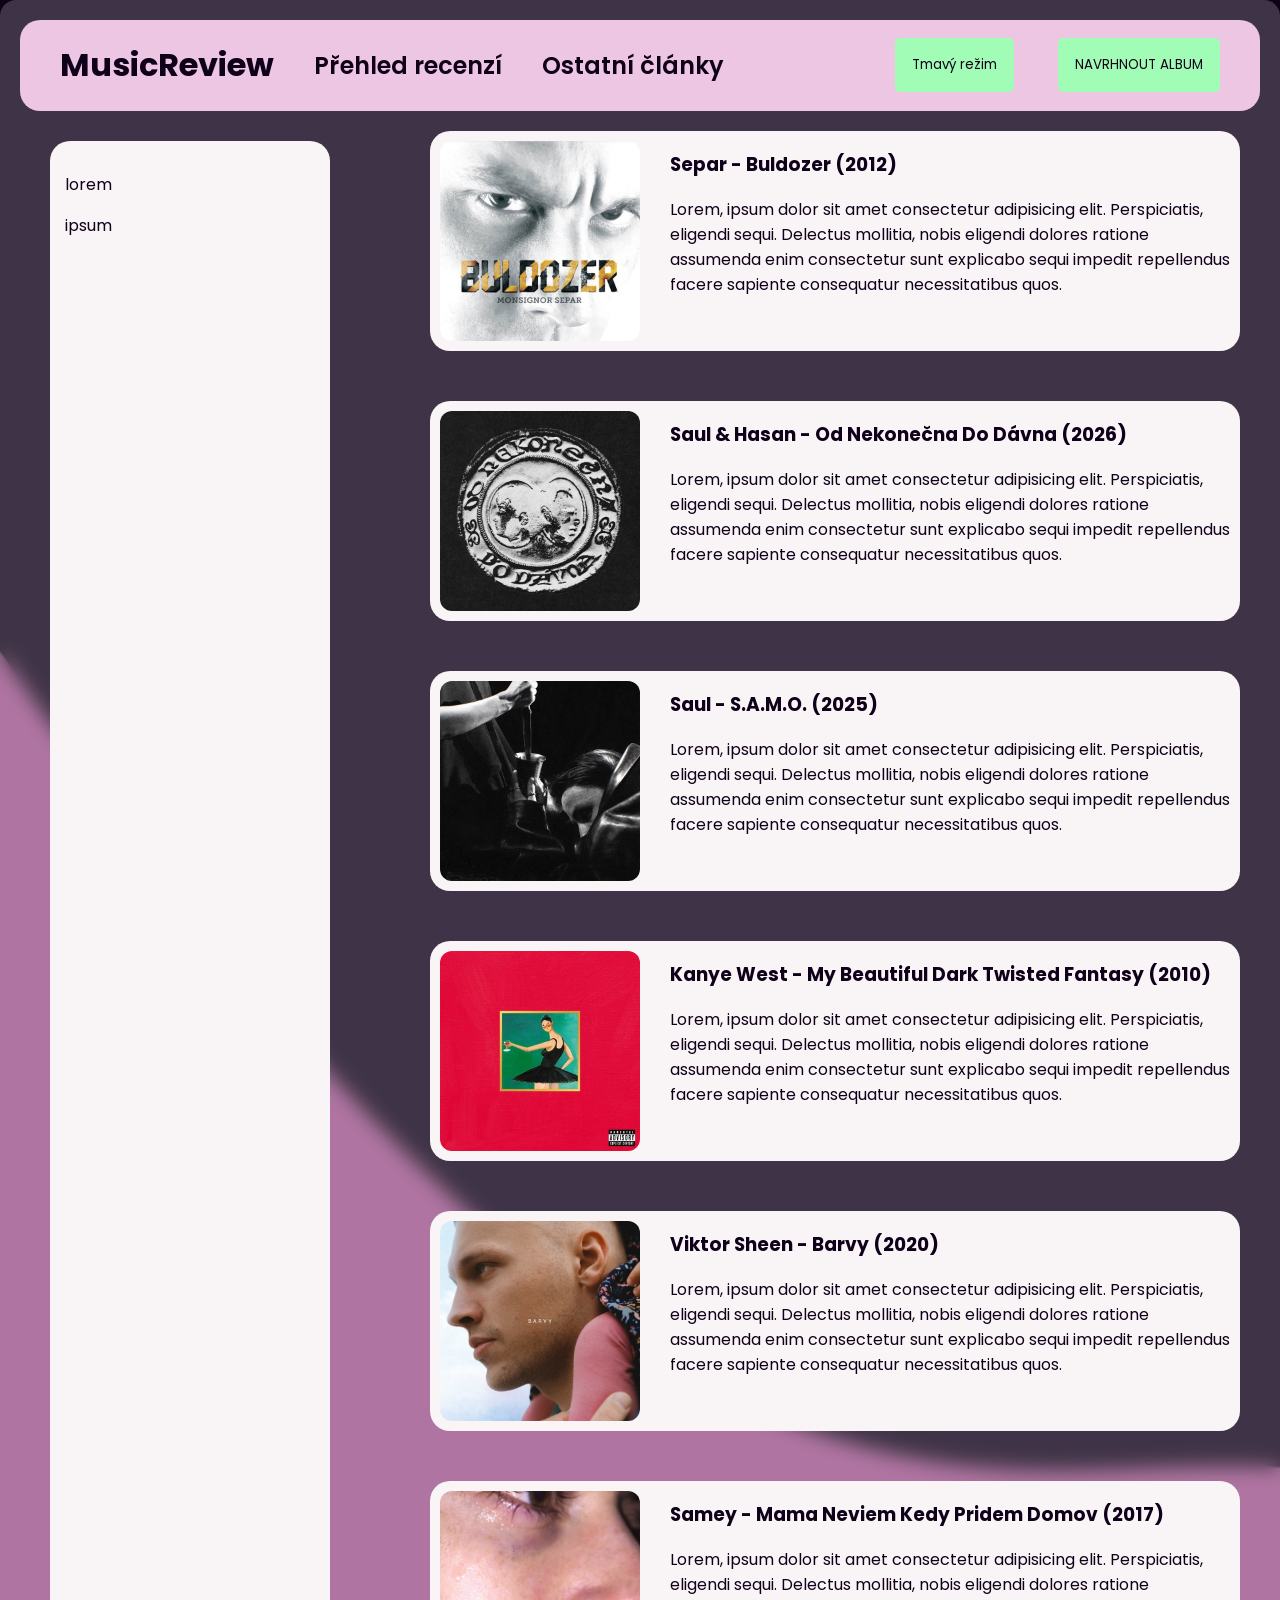
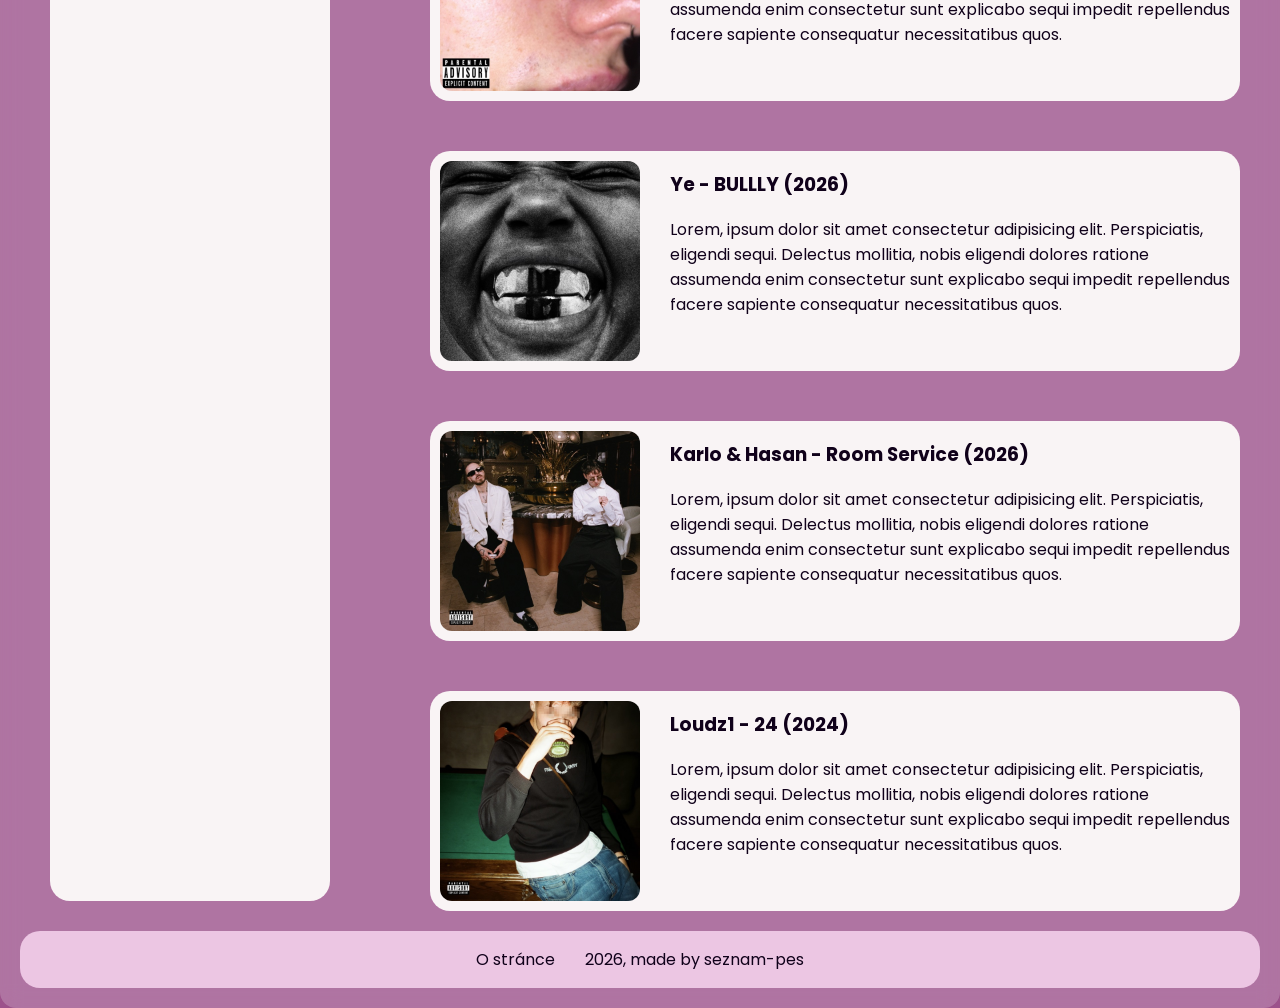
<file: index.html>
<!DOCTYPE html>
<html lang="cs">

<head>
    <meta charset="UTF-8">
    <meta name="viewport" content="width=device-width, initial-scale=1.0">
    <title>MusicReview - Homepage</title>
    <link rel="stylesheet" href="css/main.css">
    <script src="js/scripts.js"></script>
</head>

<body>
    <div class="img">
        <div class="frosted">
            <header>
                <h1><a href="/index.html">MusicReview</a></h1>
                <h2><a href="html/recenze.html">Přehled recenzí</a></h2>
                <h2><a href="html/other.html">Ostatní články</a></h2>
                <div class="btncontainer">
                <button onclick="DarkMode()"><div class="darkmode"><a>Tmavý režim</a></div></button>
                <button><div class="submit"><a href="html/submit.html">NAVRHNOUT ALBUM</a></div></button>
                </div>
            </header>
            <div class="container">
                <menu>
                    <p>lorem</p>
                    <p>ipsum</p>
                </menu>
                <main style="margin: 20px;">
                    <a href="html/buldozer.html" class="no-desc">
                        <div class="horiz-card">
                            <img src="img/buldozer.jpg" width="200px">
                            <div style="display: block;">
                                <h3>Separ - Buldozer (2012)</h3>
                                <p>Lorem, ipsum dolor sit amet consectetur adipisicing elit. Perspiciatis, eligendi
                                    sequi.
                                    Delectus mollitia, nobis eligendi dolores ratione assumenda enim consectetur sunt
                                    explicabo sequi impedit repellendus facere sapiente consequatur necessitatibus quos.
                                </p>
                            </div>
                        </div>
                    </a>

                    <a href="html/ondd.html" class="no-desc">
                        <div class="horiz-card">
                            <img src="img/ondd.jpg" width="200px">
                            <div style="display: block;">
                                <h3>Saul & Hasan - Od Nekonečna Do Dávna (2026)</h3>
                                <p>Lorem, ipsum dolor sit amet consectetur adipisicing elit. Perspiciatis, eligendi
                                    sequi.
                                    Delectus mollitia, nobis eligendi dolores ratione assumenda enim consectetur sunt
                                    explicabo sequi impedit repellendus facere sapiente consequatur necessitatibus quos.
                                </p>
                            </div>
                        </div>
                    </a>

                    <a href="html/samo.html" class="no-desc">
                        <div class="horiz-card">
                            <img src="img/samo.jpg" width="200px">
                            <div style="display: block;">
                                <h3>Saul - S.A.M.O. (2025)</h3>
                                <p>Lorem, ipsum dolor sit amet consectetur adipisicing elit. Perspiciatis, eligendi
                                    sequi.
                                    Delectus mollitia, nobis eligendi dolores ratione assumenda enim consectetur sunt
                                    explicabo sequi impedit repellendus facere sapiente consequatur necessitatibus quos.
                                </p>
                            </div>
                        </div>
                    </a>

                    <a href="html/mbdtf.html" class="no-desc">
                        <div class="horiz-card">
                            <img src="img/mbdtf.jpg" width="200px">
                            <div style="display: block;">
                                <h3>Kanye West - My Beautiful Dark Twisted Fantasy (2010)</h3>
                                <p>Lorem, ipsum dolor sit amet consectetur adipisicing elit. Perspiciatis, eligendi
                                    sequi.
                                    Delectus mollitia, nobis eligendi dolores ratione assumenda enim consectetur sunt
                                    explicabo sequi impedit repellendus facere sapiente consequatur necessitatibus quos.
                                </p>
                            </div>
                        </div>
                    </a>

                    <a href="html/barvy.html" class="no-desc">
                        <div class="horiz-card">
                            <img src="img/barvy.jpg" width="200px">
                            <div style="display: block;">
                                <h3>Viktor Sheen - Barvy (2020)</h3>
                                <p>Lorem, ipsum dolor sit amet consectetur adipisicing elit. Perspiciatis, eligendi
                                    sequi.
                                    Delectus mollitia, nobis eligendi dolores ratione assumenda enim consectetur sunt
                                    explicabo sequi impedit repellendus facere sapiente consequatur necessitatibus quos.
                                </p>
                            </div>
                        </div>
                    </a>

                    <a href="html/mnkpd.html" class="no-desc">
                        <div class="horiz-card">
                            <img src="img/mnkpd.jpg" width="200px">
                            <div style="display: block;">
                                <h3>Samey - Mama Neviem Kedy Pridem Domov (2017)</h3>
                                <p>Lorem, ipsum dolor sit amet consectetur adipisicing elit. Perspiciatis, eligendi
                                    sequi.
                                    Delectus mollitia, nobis eligendi dolores ratione assumenda enim consectetur sunt
                                    explicabo sequi impedit repellendus facere sapiente consequatur necessitatibus quos.
                                </p>
                            </div>
                        </div>
                    </a>

                    <a href="html/bully.html" class="no-desc">
                        <div class="horiz-card">
                            <img src="img/bully.jpg" width="200px">
                            <div style="display: block;">
                                <h3>Ye - BULLLY (2026)</h3>
                                <p>Lorem, ipsum dolor sit amet consectetur adipisicing elit. Perspiciatis, eligendi
                                    sequi.
                                    Delectus mollitia, nobis eligendi dolores ratione assumenda enim consectetur sunt
                                    explicabo sequi impedit repellendus facere sapiente consequatur necessitatibus quos.
                                </p>
                            </div>
                        </div>
                    </a>

                    <a href="html/roomservice.html" class="no-desc">
                        <div class="horiz-card">
                            <img src="img/roomservice.jpg" width="200px">
                            <div style="display: block;">
                                <h3>Karlo & Hasan - Room Service (2026)</h3>
                                <p>Lorem, ipsum dolor sit amet consectetur adipisicing elit. Perspiciatis, eligendi
                                    sequi. Delectus mollitia, nobis eligendi dolores ratione assumenda enim consectetur
                                    sunt explicabo sequi impedit repellendus facere sapiente consequatur necessitatibus
                                    quos.</p>
                            </div>
                        </div>
                    </a>

                    <a href="html/24.html" class="no-desc">
                        <div class="horiz-card">
                            <img src="img/24.jpg" width="200px">
                            <div style="display: block;">
                                <h3>Loudz1 - 24 (2024)</h3>
                                <p>Lorem, ipsum dolor sit amet consectetur adipisicing elit. Perspiciatis, eligendi
                                    sequi. Delectus mollitia, nobis eligendi dolores ratione assumenda enim consectetur
                                    sunt explicabo sequi impedit repellendus facere sapiente consequatur necessitatibus
                                    quos.</p>
                            </div>
                        </div>
                    </a>

                </main>
            </div>
            <footer>
                <p><a href="html/about.html">O stránce</a></p>
                <p>2026, made by <a href="https://github.com/seznam-pes">seznam-pes</a></p>
            </footer>
        </div>
    </div>
</body>

</html>
</file>
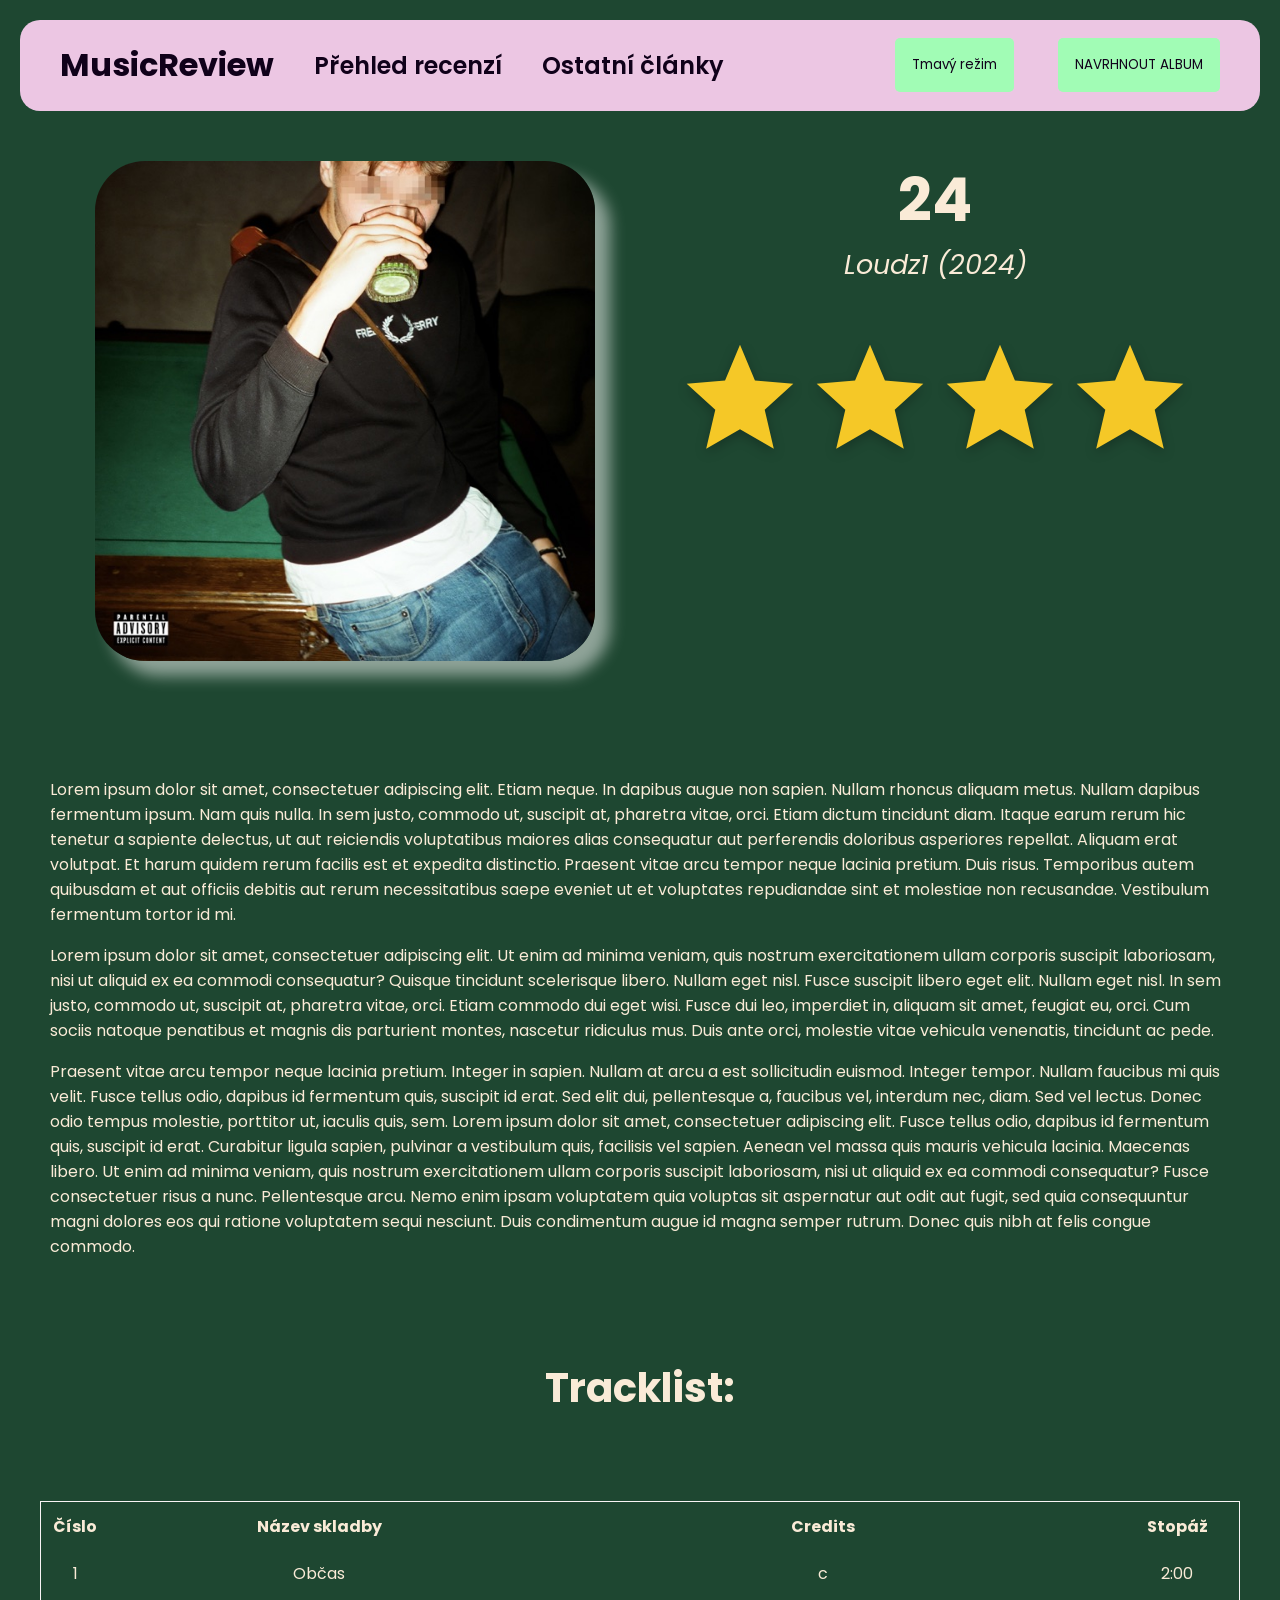
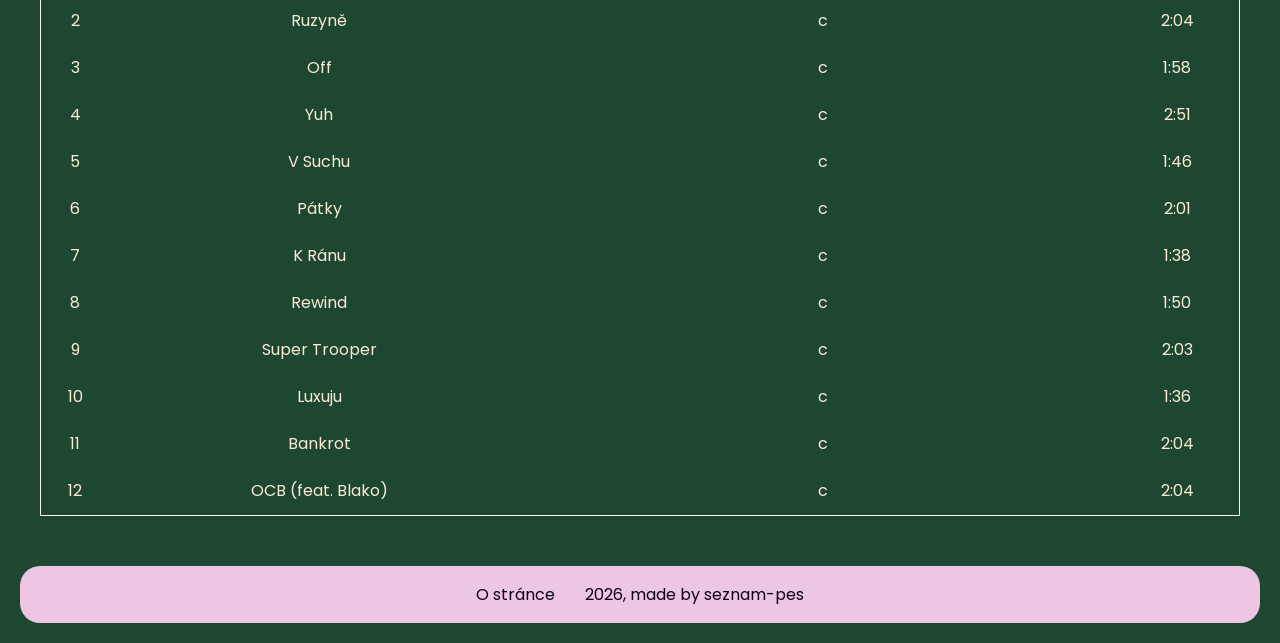
<file: html/24.html>
<!DOCTYPE html>
<html lang="cs">

<head>
    <meta charset="UTF-8">
    <meta name="viewport" content="width=device-width, initial-scale=1.0">
    <title>MusicReview - 24</title>
    <link rel="stylesheet" href="../css/main.css">
    <link rel="stylesheet" href="../css/24.css">
    <script src="../js/scripts.js"></script>
</head>

<body class="ondd">
    <div class="subimg" style="background-color: #1e4731; padding: 20px;">
            <header>
                <h1><a href=" ../index.html">MusicReview</a></h1>
        <h2><a href="../html/recenze.html">Přehled recenzí</a></h2>
        <h2><a href="../html/other.html">Ostatní články</a></h2>
        <div class="btncontainer">
            <button onclick="DarkMode()"><div class="darkmode"><a>Tmavý režim</a></div></button>
            <button><div class="submit"><a href="html/submit.html">NAVRHNOUT ALBUM</a></div></button>
            </div>
        </header>
        <main style="gap: 50px">
            <div class="onddcontainer">
                <div class="left">
                    <img src="../img/24.jpg">
                </div>

                <div class="right">
                    <h1>24</h1>
                    <div class="artist">Loudz1 (2024)</div>
                    <br><br>
                    <div class="onddcontainer">
                        <div class="star" style="background-image: url(../img/fullstar.svg);"></div>
                        <div class="star" style="background-image: url(../img/fullstar.svg);"></div>
                        <div class="star" style="background-image: url(../img/fullstar.svg);"></div>
                        <div class="star" style="background-image: url(../img/fullstar.svg);"></div>
                    </div>
                    <br><br>
                    <iframe data-testid="embed-iframe" style="border-radius:12px" src="https://open.spotify.com/embed/album/2WNYwoyJwdYmhFVCpfJhrm?utm_source=generator&theme=0" width="100%" height="152" frameBorder="0" allowfullscreen="" allow="autoplay; clipboard-write; encrypted-media; fullscreen; picture-in-picture" loading="lazy"></iframe>
                </div>
            </div>
            <div class="review">
                <p>Lorem ipsum dolor sit amet, consectetuer adipiscing elit. Etiam neque. In dapibus augue non sapien. Nullam rhoncus aliquam metus. Nullam dapibus fermentum ipsum. Nam quis nulla. In sem justo, commodo ut, suscipit at, pharetra vitae, orci. Etiam dictum tincidunt diam. Itaque earum rerum hic tenetur a sapiente delectus, ut aut reiciendis voluptatibus maiores alias consequatur aut perferendis doloribus asperiores repellat. Aliquam erat volutpat. Et harum quidem rerum facilis est et expedita distinctio. Praesent vitae arcu tempor neque lacinia pretium. Duis risus. Temporibus autem quibusdam et aut officiis debitis aut rerum necessitatibus saepe eveniet ut et voluptates repudiandae sint et molestiae non recusandae. Vestibulum fermentum tortor id mi.</p>

<p>Lorem ipsum dolor sit amet, consectetuer adipiscing elit. Ut enim ad minima veniam, quis nostrum exercitationem ullam corporis suscipit laboriosam, nisi ut aliquid ex ea commodi consequatur? Quisque tincidunt scelerisque libero. Nullam eget nisl. Fusce suscipit libero eget elit. Nullam eget nisl. In sem justo, commodo ut, suscipit at, pharetra vitae, orci. Etiam commodo dui eget wisi. Fusce dui leo, imperdiet in, aliquam sit amet, feugiat eu, orci. Cum sociis natoque penatibus et magnis dis parturient montes, nascetur ridiculus mus. Duis ante orci, molestie vitae vehicula venenatis, tincidunt ac pede.</p>

<p>Praesent vitae arcu tempor neque lacinia pretium. Integer in sapien. Nullam at arcu a est sollicitudin euismod. Integer tempor. Nullam faucibus mi quis velit. Fusce tellus odio, dapibus id fermentum quis, suscipit id erat. Sed elit dui, pellentesque a, faucibus vel, interdum nec, diam. Sed vel lectus. Donec odio tempus molestie, porttitor ut, iaculis quis, sem. Lorem ipsum dolor sit amet, consectetuer adipiscing elit. Fusce tellus odio, dapibus id fermentum quis, suscipit id erat. Curabitur ligula sapien, pulvinar a vestibulum quis, facilisis vel sapien. Aenean vel massa quis mauris vehicula lacinia. Maecenas libero. Ut enim ad minima veniam, quis nostrum exercitationem ullam corporis suscipit laboriosam, nisi ut aliquid ex ea commodi consequatur? Fusce consectetuer risus a nunc. Pellentesque arcu. Nemo enim ipsam voluptatem quia voluptas sit aspernatur aut odit aut fugit, sed quia consequuntur magni dolores eos qui ratione voluptatem sequi nesciunt. Duis condimentum augue id magna semper rutrum. Donec quis nibh at felis congue commodo.

                </p>
            </div>
            <div class="tracklist">
                <h2>Tracklist:</h2>
                <table>
                    <th style="width: 20px;">Číslo</th>
                    <th style="width: 400px;">Název skladby</th>
                    <th>Credits</th>
                    <th style="width: 100px;">Stopáž</th>
                    <tr><td>1</td><td>Občas</td><td>c</td><td>2:00</td></tr>
                    <tr><td>2</td><td>Ruzyně</td><td>c</td><td>2:04</td></tr>
                    <tr><td>3</td><td>Off</td><td>c</td><td>1:58</td></tr>
                    <tr><td>4</td><td>Yuh</td><td>c</td><td>2:51</td></tr>
                    <tr><td>5</td><td>V Suchu</td><td>c</td><td>1:46</td></tr>
                    <tr><td>6</td><td>Pátky</td><td>c</td><td>2:01</td></tr>
                    <tr><td>7</td><td>K Ránu</td><td>c</td><td>1:38</td></tr>
                    <tr><td>8</td><td>Rewind</td><td>c</td><td>1:50</td></tr>
                    <tr><td>9</td><td>Super Trooper</td><td>c</td><td>2:03</td></tr>
                    <tr><td>10</td><td>Luxuju</td><td>c</td><td>1:36</td></tr>
                    <tr><td>11</td><td>Bankrot</td><td>c</td><td>2:04</td></tr>
                    <tr><td>12</td><td>OCB (feat. Blako)</td><td>c</td><td>2:04</td></tr>
                </table>
            </div>
        </main>
        <footer>
            <p><a href="../html/about.html">O stránce</a></p>
            <p>2026, made by <a href="https://github.com/seznam-pes">seznam-pes</a></p>
        </footer>
    </div>
</body>

</html>
</file>
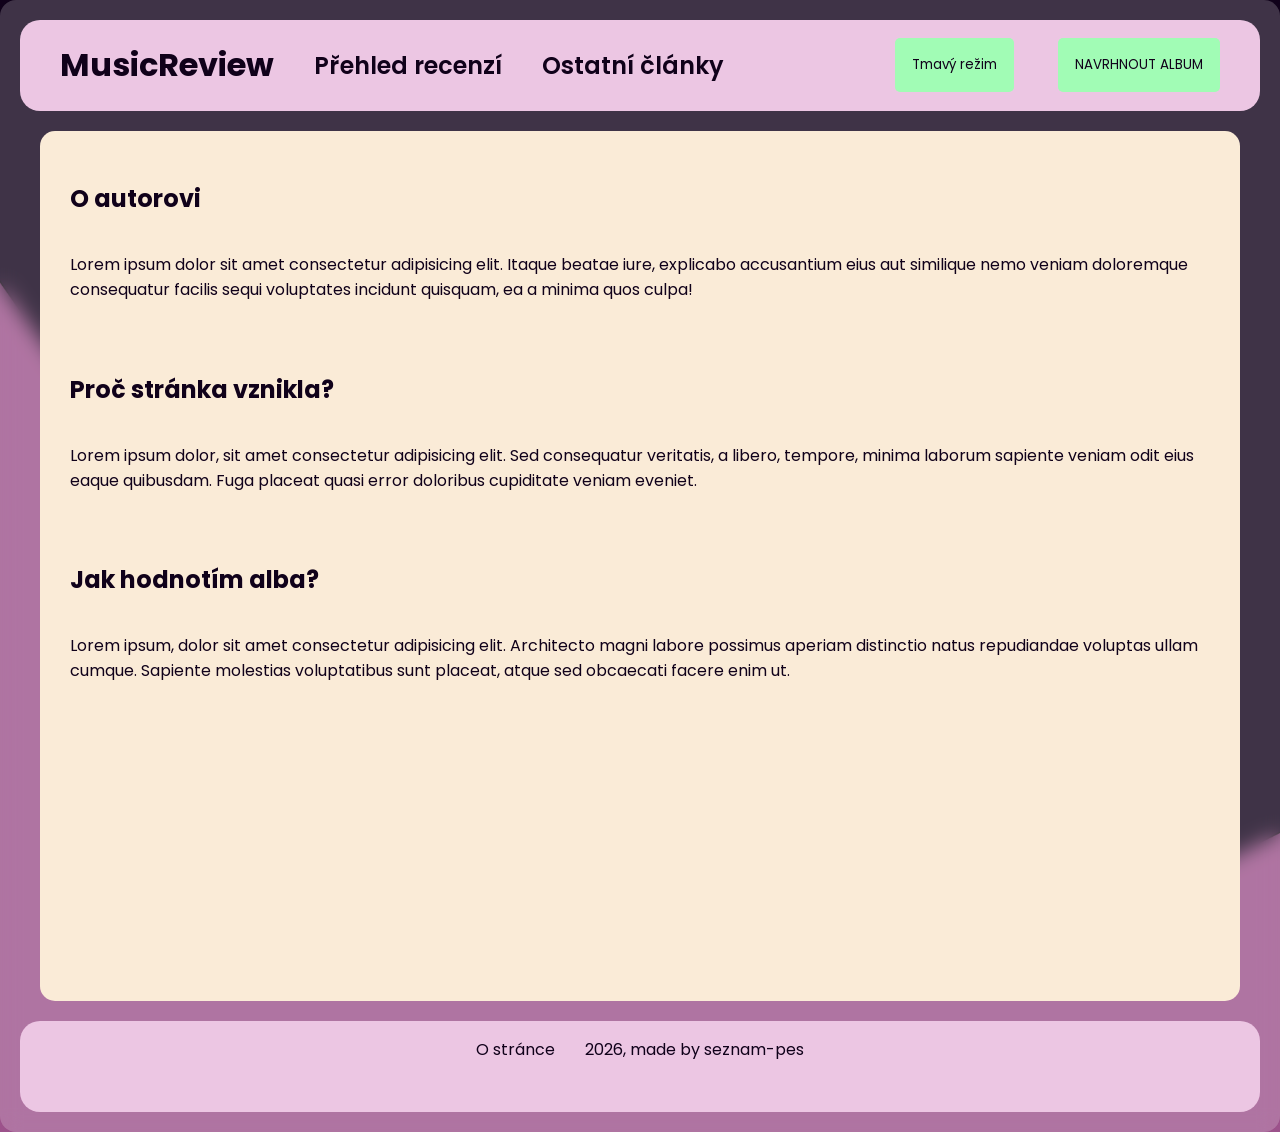
<file: html/about.html>
<!DOCTYPE html>
<html lang="cs">

<head>
    <meta charset="UTF-8">
    <meta name="viewport" content="width=device-width, initial-scale=1.0">
    <title>MusicReview - O stránce</title>
    <link rel="stylesheet" href="../css/main.css">
    <link rel="stylesheet" href="../css/about.css">
    <script src="../js/scripts.js"></script>
</head>

<body>
    <div class="img">
        <div class="frosted">
            <header>
                <h1><a href="../index.html">MusicReview</a></h1>
                <h2><a href="recenze.html">Přehled recenzí</a></h2>
                <h2><a href="other.html">Ostatní články</a></h2>
                <div class="btncontainer">
                <button onclick="DarkMode()"><div class="darkmode"><a>Tmavý režim</a></div></button>
                <button><div class="submit"><a href="html/submit.html">NAVRHNOUT ALBUM</a></div></button>
                </div>
            </header>
            <div class="container">
                <main>
                    <h2>O autorovi</h2>
                    <p>Lorem ipsum dolor sit amet consectetur adipisicing elit. Itaque beatae iure, explicabo accusantium eius aut similique nemo veniam doloremque consequatur facilis sequi voluptates incidunt quisquam, ea a minima quos culpa!</p>
                    
                    <h2>Proč stránka vznikla?</h2>
                    <p>Lorem ipsum dolor, sit amet consectetur adipisicing elit. Sed consequatur veritatis, a libero, tempore, minima laborum sapiente veniam odit eius eaque quibusdam. Fuga placeat quasi error doloribus cupiditate veniam eveniet.</p>
                    
                    <h2>Jak hodnotím alba?</h2>
                    <p>Lorem ipsum, dolor sit amet consectetur adipisicing elit. Architecto magni labore possimus aperiam distinctio natus repudiandae voluptas ullam cumque. Sapiente molestias voluptatibus sunt placeat, atque sed obcaecati facere enim ut.</p>
                </main>
            </div>
            <footer>
                <p><a href="about.html">O stránce</a></p>
                <p>2026, made by <a href="https://github.com/seznam-pes">seznam-pes</a></p>
            </footer>
        </div>
    </div>
</body>

</html>
</file>
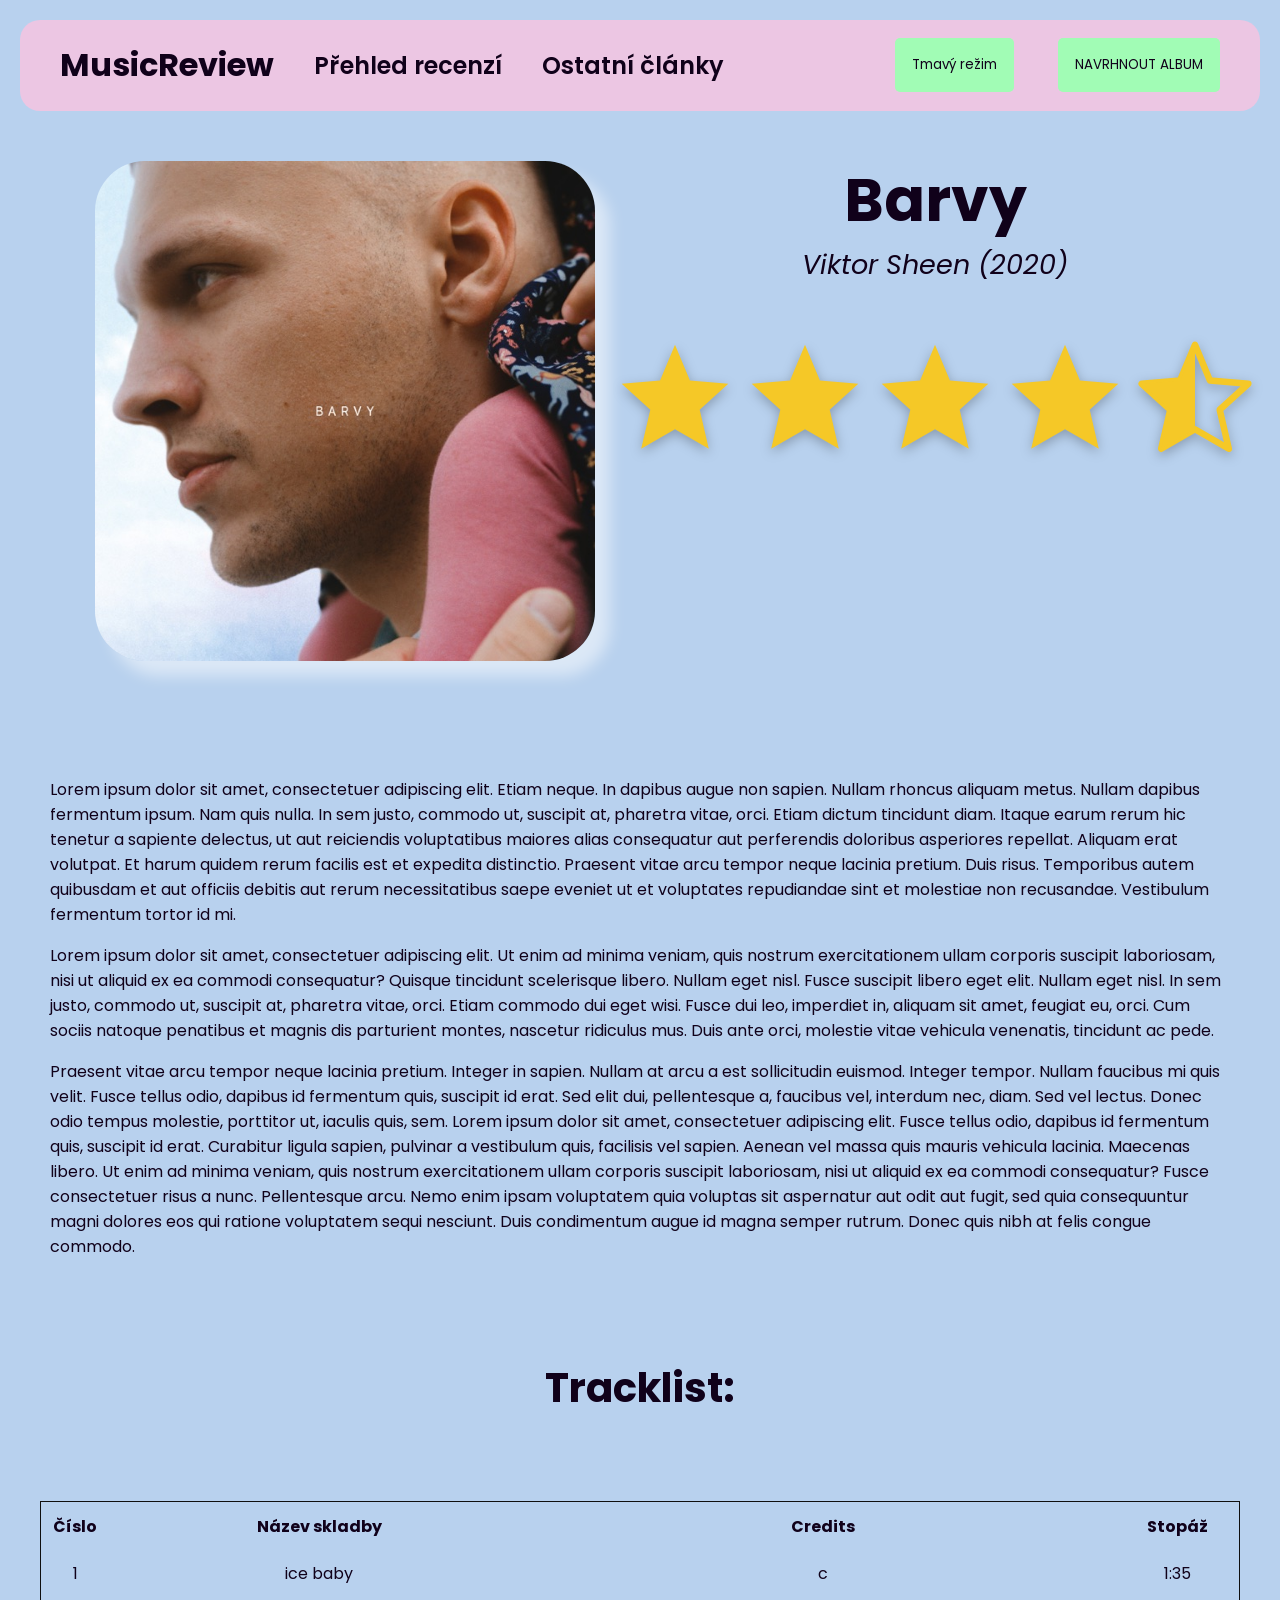
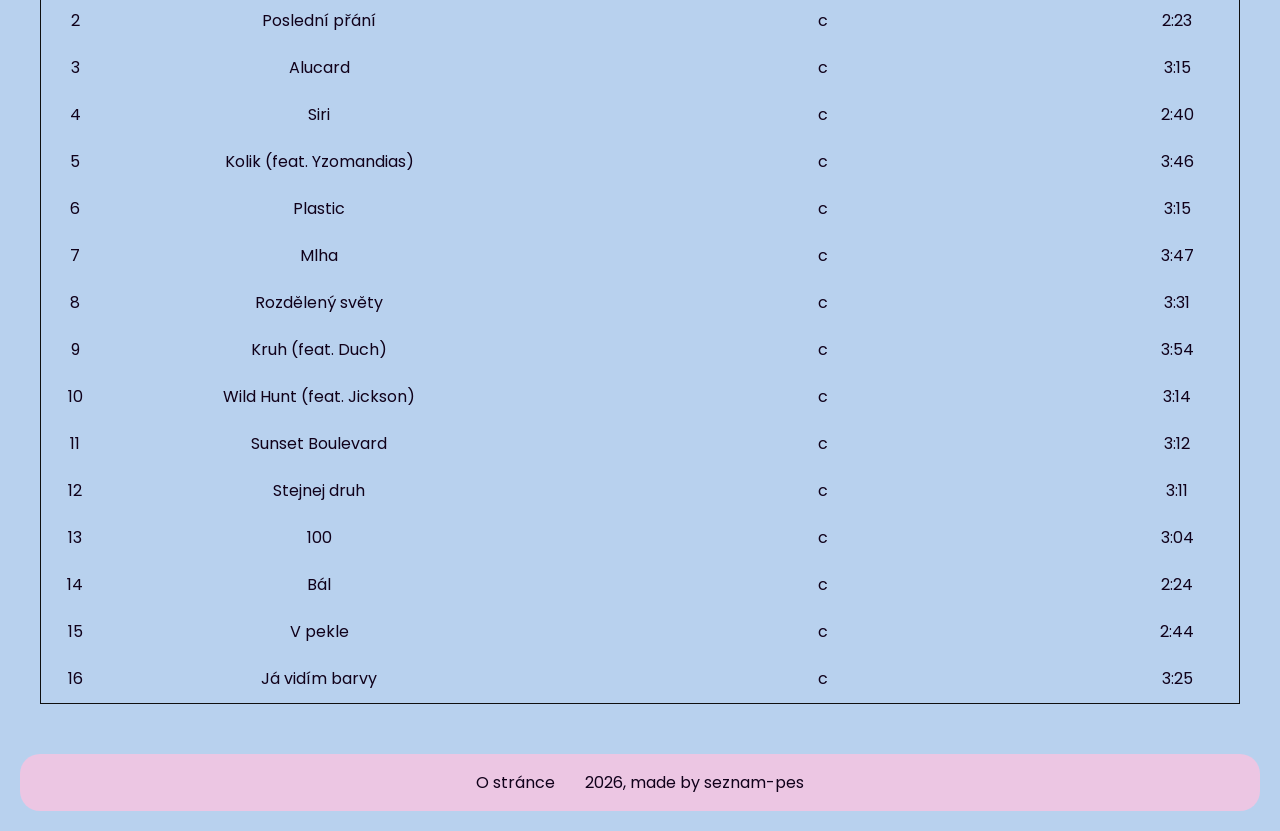
<file: html/barvy.html>
<!DOCTYPE html>
<html lang="cs">

<head>
    <meta charset="UTF-8">
    <meta name="viewport" content="width=device-width, initial-scale=1.0">
    <title>MusicReview - Barvy</title>
    <link rel="stylesheet" href="../css/main.css">
    <link rel="stylesheet" href="../css/barvy.css">
    <script src="../js/scripts.js"></script>
</head>

<body class="ondd">
    <div class="subimg" style=" padding: 20px;">
            <header>
                <h1><a href=" ../index.html">MusicReview</a></h1>
        <h2><a href="../html/recenze.html">Přehled recenzí</a></h2>
        <h2><a href="../html/other.html">Ostatní články</a></h2>
        <div class="btncontainer">
            <button onclick="DarkMode()"><div class="darkmode"><a>Tmavý režim</a></div></button>
            <button><div class="submit"><a href="html/submit.html">NAVRHNOUT ALBUM</a></div></button>
            </div>
        </header>
        <main style="gap: 50px">
            <div class="onddcontainer">
                <div class="left">
                    <img src="../img/barvy.jpg">
                </div>

                <div class="right">
                    <h1>Barvy</h1>
                    <div class="artist">Viktor Sheen (2020)</div>
                    <br><br>
                    <div class="onddcontainer">
                        <div class="star" style="background-image: url(../img/fullstar.svg);"></div>
                        <div class="star" style="background-image: url(../img/fullstar.svg);"></div>
                        <div class="star" style="background-image: url(../img/fullstar.svg);"></div>
                        <div class="star" style="background-image: url(../img/fullstar.svg);"></div>
                        <div class="star" style="background-image: url(../img/halfstar.svg);"></div>
                    </div>
                    <br><br>
                    <iframe data-testid="embed-iframe" style="border-radius:12px" src="https://open.spotify.com/embed/album/1GYwv5rK5Bs1CemsKiXEBj?utm_source=generator" width="100%" height="152" frameBorder="0" allowfullscreen="" allow="autoplay; clipboard-write; encrypted-media; fullscreen; picture-in-picture" loading="lazy"></iframe>
                </div>
            </div>
            <div class="review">
                <p>Lorem ipsum dolor sit amet, consectetuer adipiscing elit. Etiam neque. In dapibus augue non sapien. Nullam rhoncus aliquam metus. Nullam dapibus fermentum ipsum. Nam quis nulla. In sem justo, commodo ut, suscipit at, pharetra vitae, orci. Etiam dictum tincidunt diam. Itaque earum rerum hic tenetur a sapiente delectus, ut aut reiciendis voluptatibus maiores alias consequatur aut perferendis doloribus asperiores repellat. Aliquam erat volutpat. Et harum quidem rerum facilis est et expedita distinctio. Praesent vitae arcu tempor neque lacinia pretium. Duis risus. Temporibus autem quibusdam et aut officiis debitis aut rerum necessitatibus saepe eveniet ut et voluptates repudiandae sint et molestiae non recusandae. Vestibulum fermentum tortor id mi.</p>

<p>Lorem ipsum dolor sit amet, consectetuer adipiscing elit. Ut enim ad minima veniam, quis nostrum exercitationem ullam corporis suscipit laboriosam, nisi ut aliquid ex ea commodi consequatur? Quisque tincidunt scelerisque libero. Nullam eget nisl. Fusce suscipit libero eget elit. Nullam eget nisl. In sem justo, commodo ut, suscipit at, pharetra vitae, orci. Etiam commodo dui eget wisi. Fusce dui leo, imperdiet in, aliquam sit amet, feugiat eu, orci. Cum sociis natoque penatibus et magnis dis parturient montes, nascetur ridiculus mus. Duis ante orci, molestie vitae vehicula venenatis, tincidunt ac pede.</p>

<p>Praesent vitae arcu tempor neque lacinia pretium. Integer in sapien. Nullam at arcu a est sollicitudin euismod. Integer tempor. Nullam faucibus mi quis velit. Fusce tellus odio, dapibus id fermentum quis, suscipit id erat. Sed elit dui, pellentesque a, faucibus vel, interdum nec, diam. Sed vel lectus. Donec odio tempus molestie, porttitor ut, iaculis quis, sem. Lorem ipsum dolor sit amet, consectetuer adipiscing elit. Fusce tellus odio, dapibus id fermentum quis, suscipit id erat. Curabitur ligula sapien, pulvinar a vestibulum quis, facilisis vel sapien. Aenean vel massa quis mauris vehicula lacinia. Maecenas libero. Ut enim ad minima veniam, quis nostrum exercitationem ullam corporis suscipit laboriosam, nisi ut aliquid ex ea commodi consequatur? Fusce consectetuer risus a nunc. Pellentesque arcu. Nemo enim ipsam voluptatem quia voluptas sit aspernatur aut odit aut fugit, sed quia consequuntur magni dolores eos qui ratione voluptatem sequi nesciunt. Duis condimentum augue id magna semper rutrum. Donec quis nibh at felis congue commodo.

                </p>
            </div>
            <div class="tracklist">
                <h2>Tracklist:</h2>
                <table style="border: 1px solid #0f0f0f;">
                    <th style="width: 20px;">Číslo</th>
                    <th style="width: 400px;">Název skladby</th>
                    <th>Credits</th>
                    <th style="width: 100px;">Stopáž</th>
                    <tr><td>1</td><td>ice baby</td><td>c</td><td>1:35</td></tr>
                    <tr><td>2</td><td>Poslední přání</td><td>c</td><td>2:23</td></tr>
                    <tr><td>3</td><td>Alucard</td><td>c</td><td>3:15</td></tr>
                    <tr><td>4</td><td>Siri</td><td>c</td><td>2:40</td></tr>
                    <tr><td>5</td><td>Kolik (feat. Yzomandias)</td><td>c</td><td>3:46</td></tr>
                    <tr><td>6</td><td>Plastic</td><td>c</td><td>3:15</td></tr>
                    <tr><td>7</td><td>Mlha</td><td>c</td><td>3:47</td></tr>
                    <tr><td>8</td><td>Rozdělený světy</td><td>c</td><td>3:31</td></tr>
                    <tr><td>9</td><td>Kruh (feat. Duch)</td><td>c</td><td>3:54</td></tr>
                    <tr><td>10</td><td>Wild Hunt (feat. Jickson)</td><td>c</td><td>3:14</td></tr>
                    <tr><td>11</td><td>Sunset Boulevard</td><td>c</td><td>3:12</td></tr>
                    <tr><td>12</td><td>Stejnej druh</td><td>c</td><td>3:11</td></tr>
                    <tr><td>13</td><td>100</td><td>c</td><td>3:04</td></tr>
                    <tr><td>14</td><td>Bál</td><td>c</td><td>2:24</td></tr>
                    <tr><td>15</td><td>V pekle</td><td>c</td><td>2:44</td></tr>
                    <tr><td>16</td><td>Já vidím barvy</td><td>c</td><td>3:25</td></tr>
                </table>
            </div>
        </main>
        <footer>
            <p><a href="../html/about.html">O stránce</a></p>
            <p>2026, made by <a href="https://github.com/seznam-pes">seznam-pes</a></p>
        </footer>
    </div>
</body>

</html>
</file>
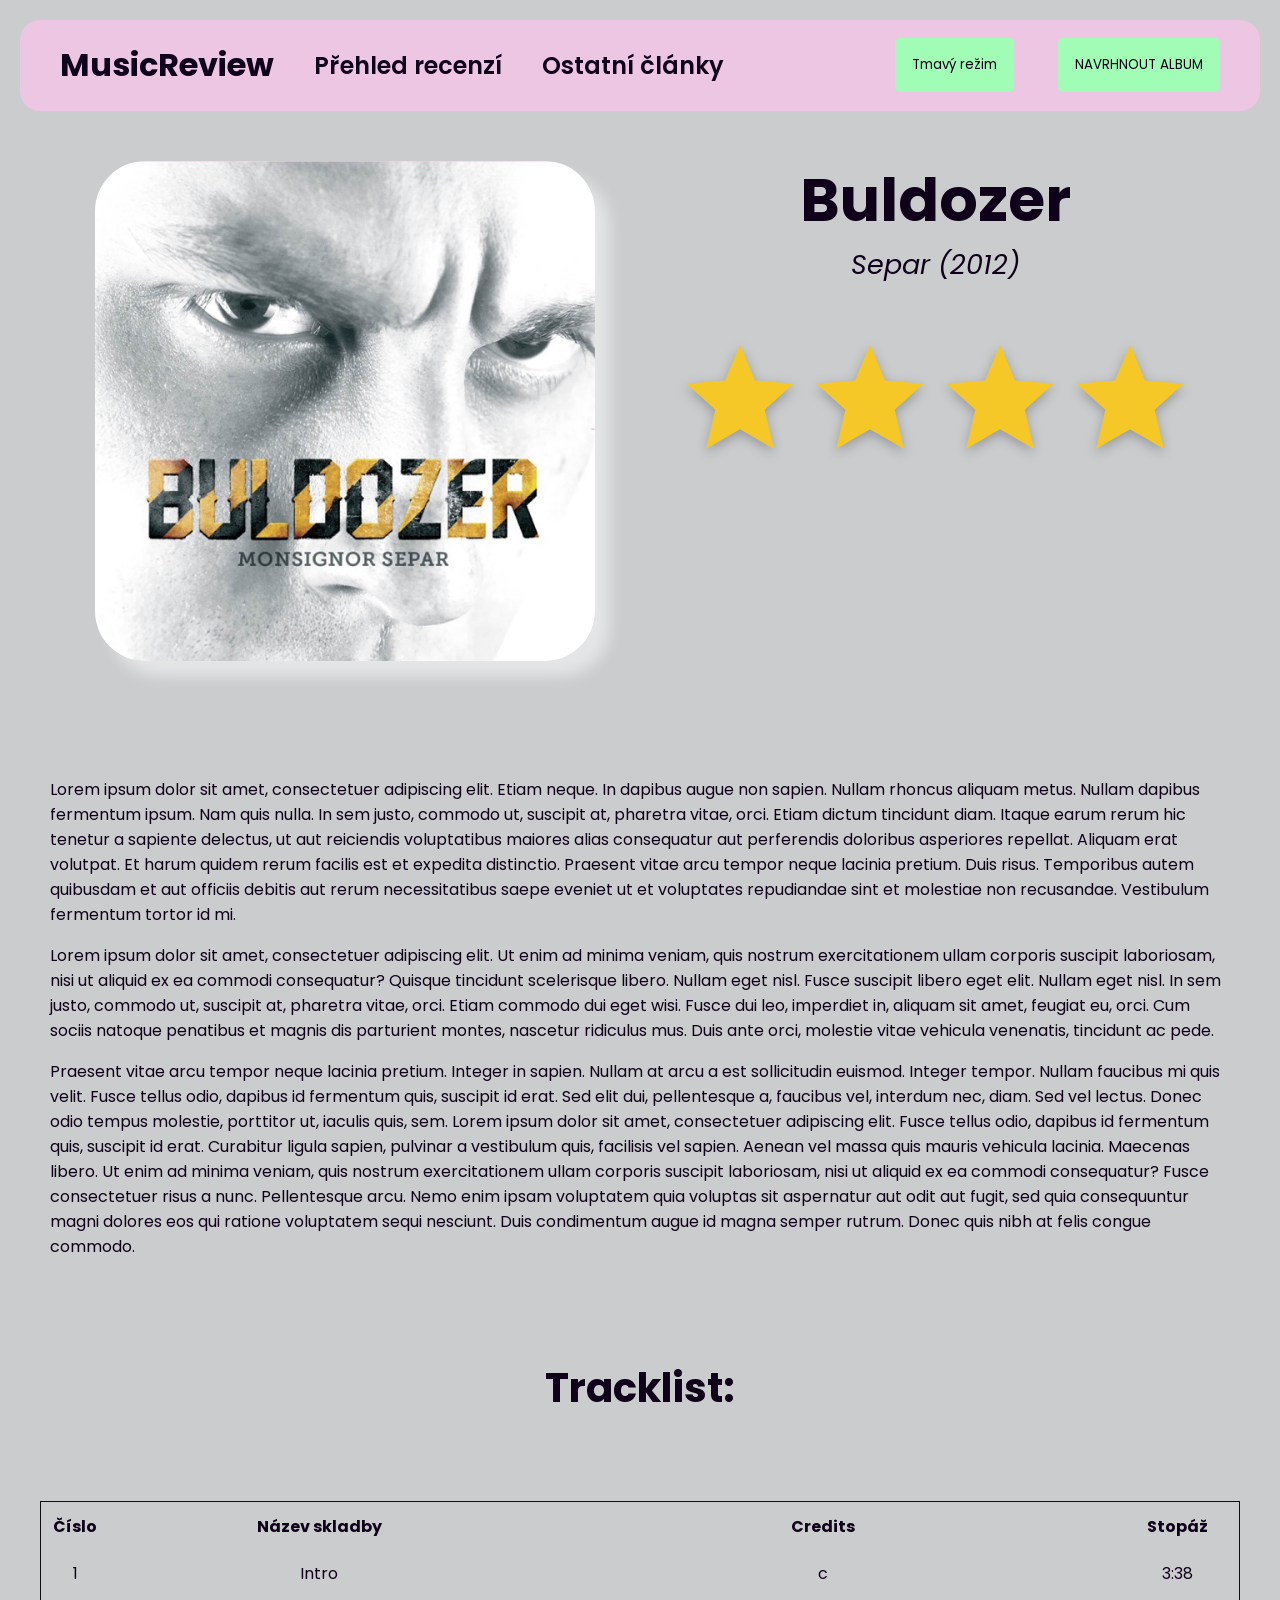
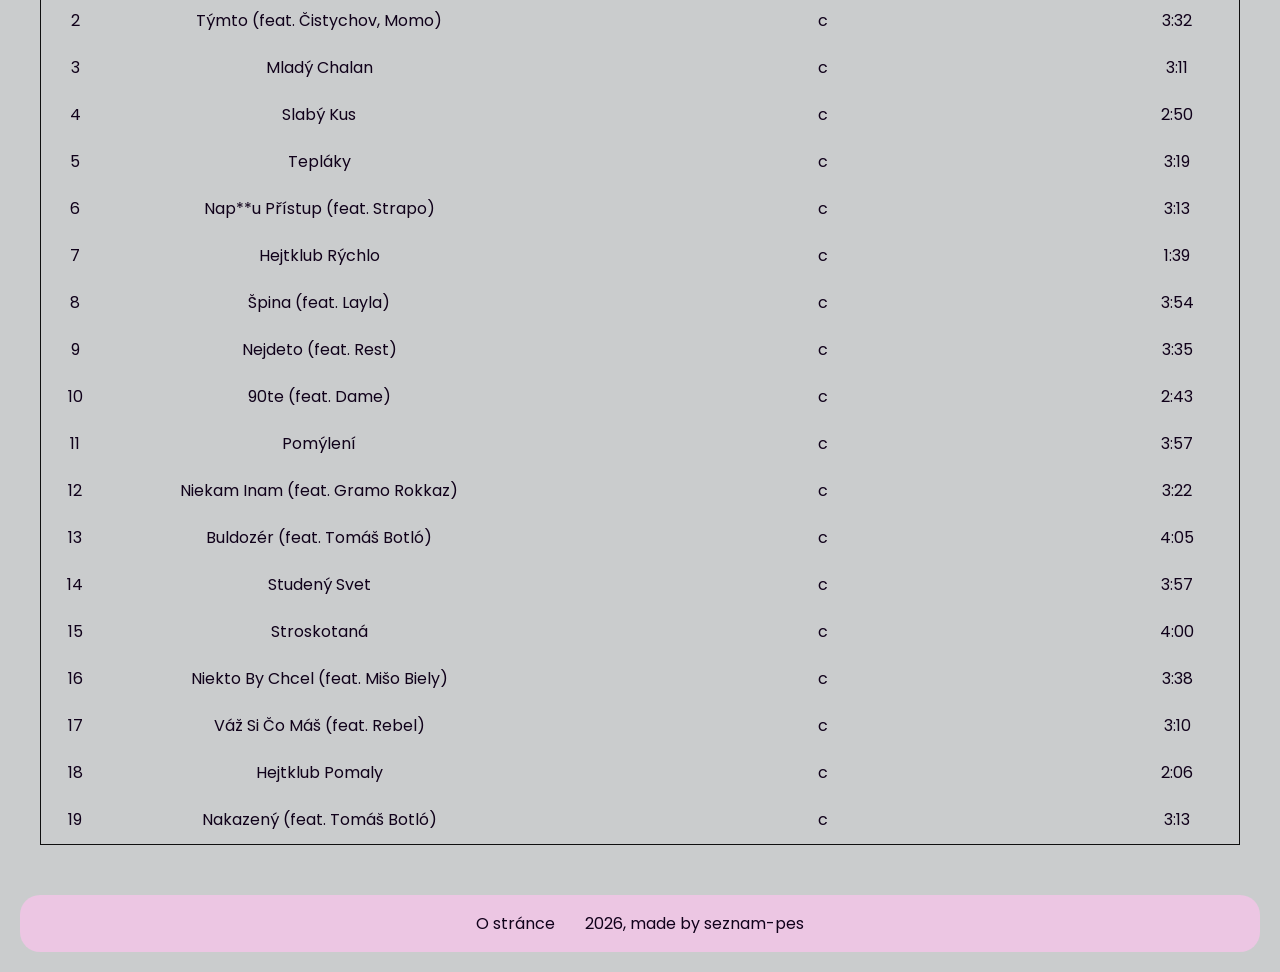
<file: html/buldozer.html>
<!DOCTYPE html>
<html lang="cs">

<head>
    <meta charset="UTF-8">
    <meta name="viewport" content="width=device-width, initial-scale=1.0">
    <title>MusicReview - Buldozer</title>
    <link rel="stylesheet" href="../css/main.css">
    <link rel="stylesheet" href="../css/buldozer.css">
    <script src="../js/scripts.js"></script>
</head>

<body class="ondd">
    <div class="subimg" style=" padding: 20px;">
            <header>
                <h1><a href=" ../index.html">MusicReview</a></h1>
        <h2><a href="../html/recenze.html">Přehled recenzí</a></h2>
        <h2><a href="../html/other.html">Ostatní články</a></h2>
        <div class="btncontainer">
            <button onclick="DarkMode()"><div class="darkmode"><a>Tmavý režim</a></div></button>
            <button><div class="submit"><a href="html/submit.html">NAVRHNOUT ALBUM</a></div></button>
            </div>
        </header>
        <main style="gap: 50px">
            <div class="onddcontainer">
                <div class="left">
                    <img src="../img/buldozer.jpg">
                </div>

                <div class="right">
                    <h1>Buldozer</h1>
                    <div class="artist">Separ (2012)</div>
                    <br><br>
                    <div class="onddcontainer">
                        <div class="star" style="background-image: url(../img/fullstar.svg);"></div>
                        <div class="star" style="background-image: url(../img/fullstar.svg);"></div>
                        <div class="star" style="background-image: url(../img/fullstar.svg);"></div>
                        <div class="star" style="background-image: url(../img/fullstar.svg);"></div>
                    </div>
                    <br><br>
                    <iframe data-testid="embed-iframe" style="border-radius:12px" src="https://open.spotify.com/embed/album/0c51Zdf7iV3pbw6pvYouGM?utm_source=generator" width="100%" height="152" frameBorder="0" allowfullscreen="" allow="autoplay; clipboard-write; encrypted-media; fullscreen; picture-in-picture" loading="lazy"></iframe>
                </div>
            </div>
            <div class="review">
                <p>Lorem ipsum dolor sit amet, consectetuer adipiscing elit. Etiam neque. In dapibus augue non sapien. Nullam rhoncus aliquam metus. Nullam dapibus fermentum ipsum. Nam quis nulla. In sem justo, commodo ut, suscipit at, pharetra vitae, orci. Etiam dictum tincidunt diam. Itaque earum rerum hic tenetur a sapiente delectus, ut aut reiciendis voluptatibus maiores alias consequatur aut perferendis doloribus asperiores repellat. Aliquam erat volutpat. Et harum quidem rerum facilis est et expedita distinctio. Praesent vitae arcu tempor neque lacinia pretium. Duis risus. Temporibus autem quibusdam et aut officiis debitis aut rerum necessitatibus saepe eveniet ut et voluptates repudiandae sint et molestiae non recusandae. Vestibulum fermentum tortor id mi.</p>

<p>Lorem ipsum dolor sit amet, consectetuer adipiscing elit. Ut enim ad minima veniam, quis nostrum exercitationem ullam corporis suscipit laboriosam, nisi ut aliquid ex ea commodi consequatur? Quisque tincidunt scelerisque libero. Nullam eget nisl. Fusce suscipit libero eget elit. Nullam eget nisl. In sem justo, commodo ut, suscipit at, pharetra vitae, orci. Etiam commodo dui eget wisi. Fusce dui leo, imperdiet in, aliquam sit amet, feugiat eu, orci. Cum sociis natoque penatibus et magnis dis parturient montes, nascetur ridiculus mus. Duis ante orci, molestie vitae vehicula venenatis, tincidunt ac pede.</p>

<p>Praesent vitae arcu tempor neque lacinia pretium. Integer in sapien. Nullam at arcu a est sollicitudin euismod. Integer tempor. Nullam faucibus mi quis velit. Fusce tellus odio, dapibus id fermentum quis, suscipit id erat. Sed elit dui, pellentesque a, faucibus vel, interdum nec, diam. Sed vel lectus. Donec odio tempus molestie, porttitor ut, iaculis quis, sem. Lorem ipsum dolor sit amet, consectetuer adipiscing elit. Fusce tellus odio, dapibus id fermentum quis, suscipit id erat. Curabitur ligula sapien, pulvinar a vestibulum quis, facilisis vel sapien. Aenean vel massa quis mauris vehicula lacinia. Maecenas libero. Ut enim ad minima veniam, quis nostrum exercitationem ullam corporis suscipit laboriosam, nisi ut aliquid ex ea commodi consequatur? Fusce consectetuer risus a nunc. Pellentesque arcu. Nemo enim ipsam voluptatem quia voluptas sit aspernatur aut odit aut fugit, sed quia consequuntur magni dolores eos qui ratione voluptatem sequi nesciunt. Duis condimentum augue id magna semper rutrum. Donec quis nibh at felis congue commodo.

                </p>
            </div>
            <div class="tracklist">
                <h2>Tracklist:</h2>
                <table style="border: 1px solid #0f0f0f;">
                    <th style="width: 20px;">Číslo</th>
                    <th style="width: 400px;">Název skladby</th>
                    <th>Credits</th>
                    <th style="width: 100px;">Stopáž</th>
                    <tr><td>1</td><td>Intro</td><td>c</td><td>3:38</td></tr>
                    <tr><td>2</td><td>Týmto (feat. Čistychov, Momo)</td><td>c</td><td>3:32</td></tr>
                    <tr><td>3</td><td>Mladý Chalan</td><td>c</td><td>3:11</td></tr>
                    <tr><td>4</td><td>Slabý Kus</td><td>c</td><td>2:50</td></tr>
                    <tr><td>5</td><td>Tepláky</td><td>c</td><td>3:19</td></tr>
                    <tr><td>6</td><td>Nap**u Přístup (feat. Strapo)</td><td>c</td><td>3:13</td></tr>
                    <tr><td>7</td><td>Hejtklub Rýchlo</td><td>c</td><td>1:39</td></tr>
                    <tr><td>8</td><td>Špina (feat. Layla)</td><td>c</td><td>3:54</td></tr>
                    <tr><td>9</td><td>Nejdeto (feat. Rest)</td><td>c</td><td>3:35</td></tr>
                    <tr><td>10</td><td>90te (feat. Dame)</td><td>c</td><td>2:43</td></tr>
                    <tr><td>11</td><td>Pomýlení</td><td>c</td><td>3:57</td></tr>
                    <tr><td>12</td><td>Niekam Inam (feat. Gramo Rokkaz)</td><td>c</td><td>3:22</td></tr>
                    <tr><td>13</td><td>Buldozér (feat. Tomáš Botló)</td><td>c</td><td>4:05</td></tr>
                    <tr><td>14</td><td>Studený Svet</td><td>c</td><td>3:57</td></tr>
                    <tr><td>15</td><td>Stroskotaná</td><td>c</td><td>4:00</td></tr>
                    <tr><td>16</td><td>Niekto By Chcel (feat. Mišo Biely)</td><td>c</td><td>3:38</td></tr>
                    <tr><td>17</td><td>Váž Si Čo Máš (feat. Rebel)</td><td>c</td><td>3:10</td></tr>
                    <tr><td>18</td><td>Hejtklub Pomaly</td><td>c</td><td>2:06</td></tr>
                    <tr><td>19</td><td>Nakazený (feat. Tomáš Botló)</td><td>c</td><td>3:13</td></tr>
                </table>
            </div>
        </main>
        <footer>
            <p><a href="../html/about.html">O stránce</a></p>
            <p>2026, made by <a href="https://github.com/seznam-pes">seznam-pes</a></p>
        </footer>
    </div>
</body>

</html>
</file>
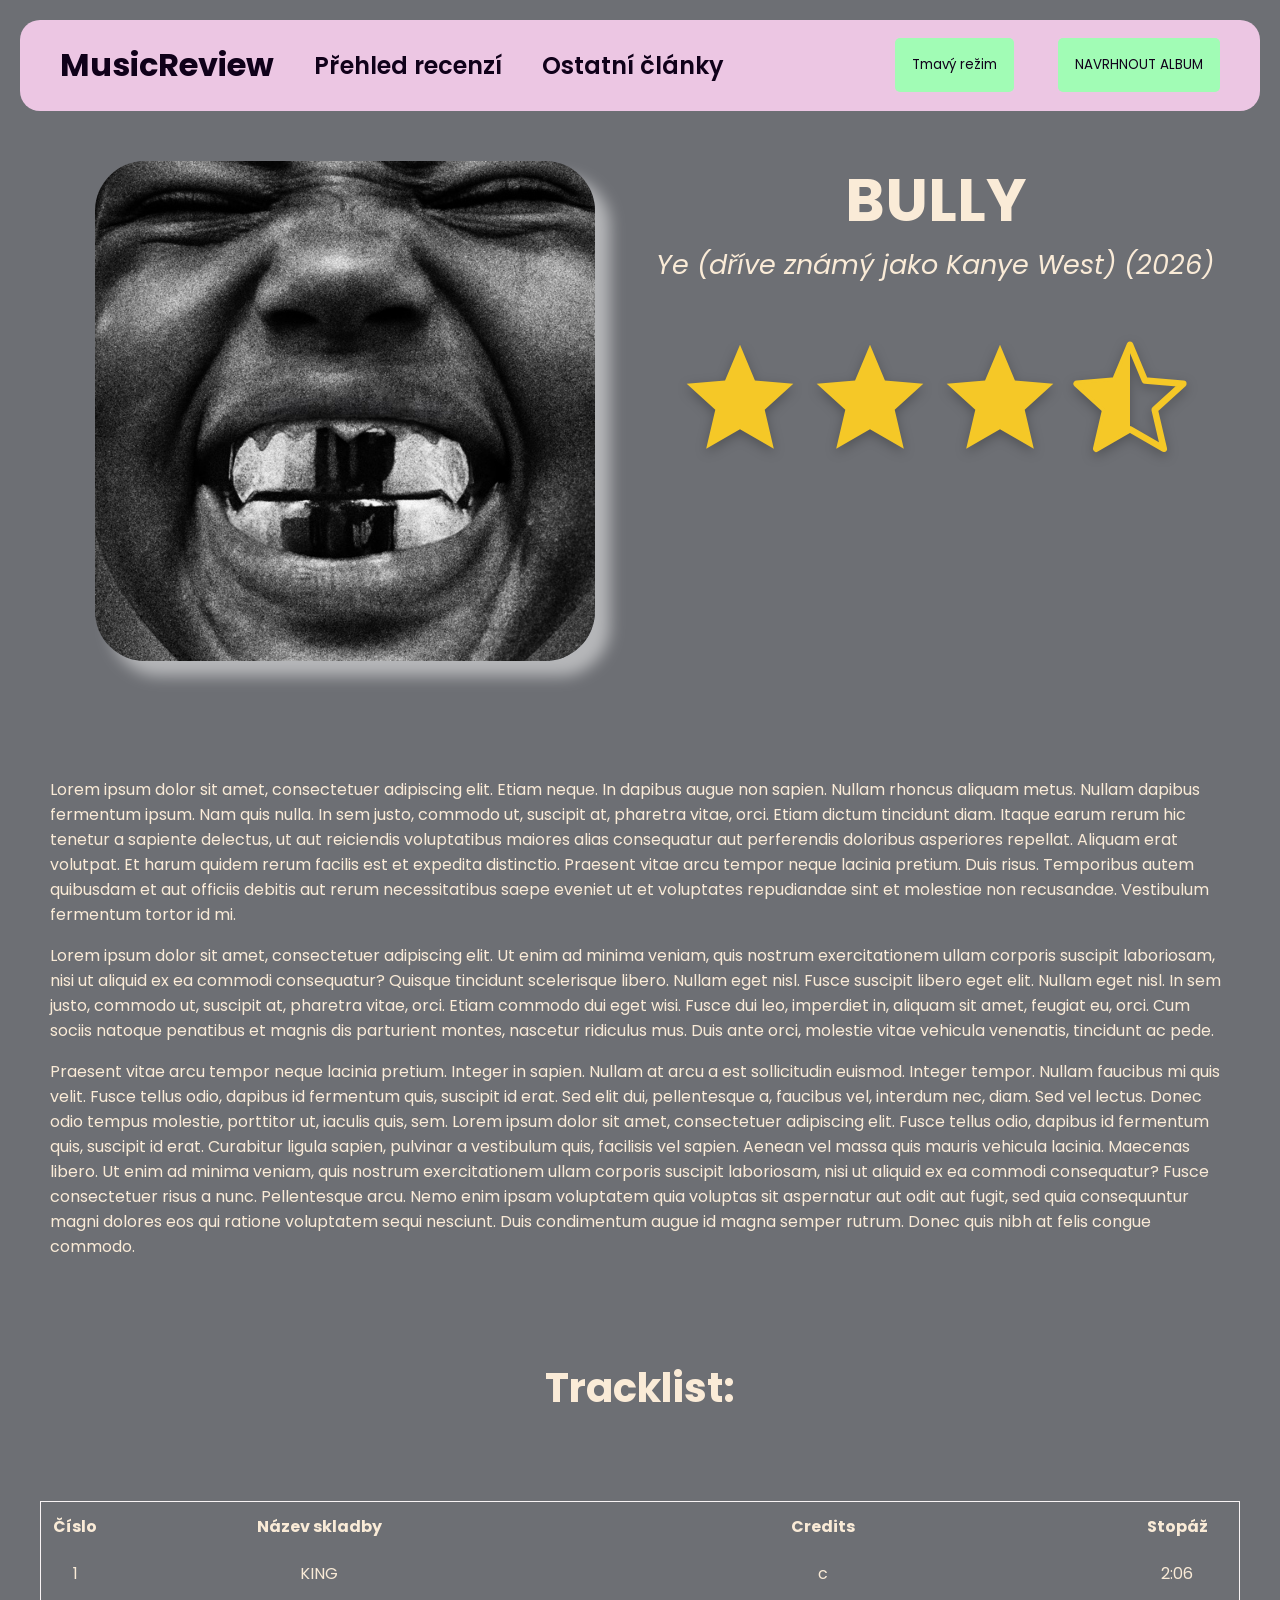
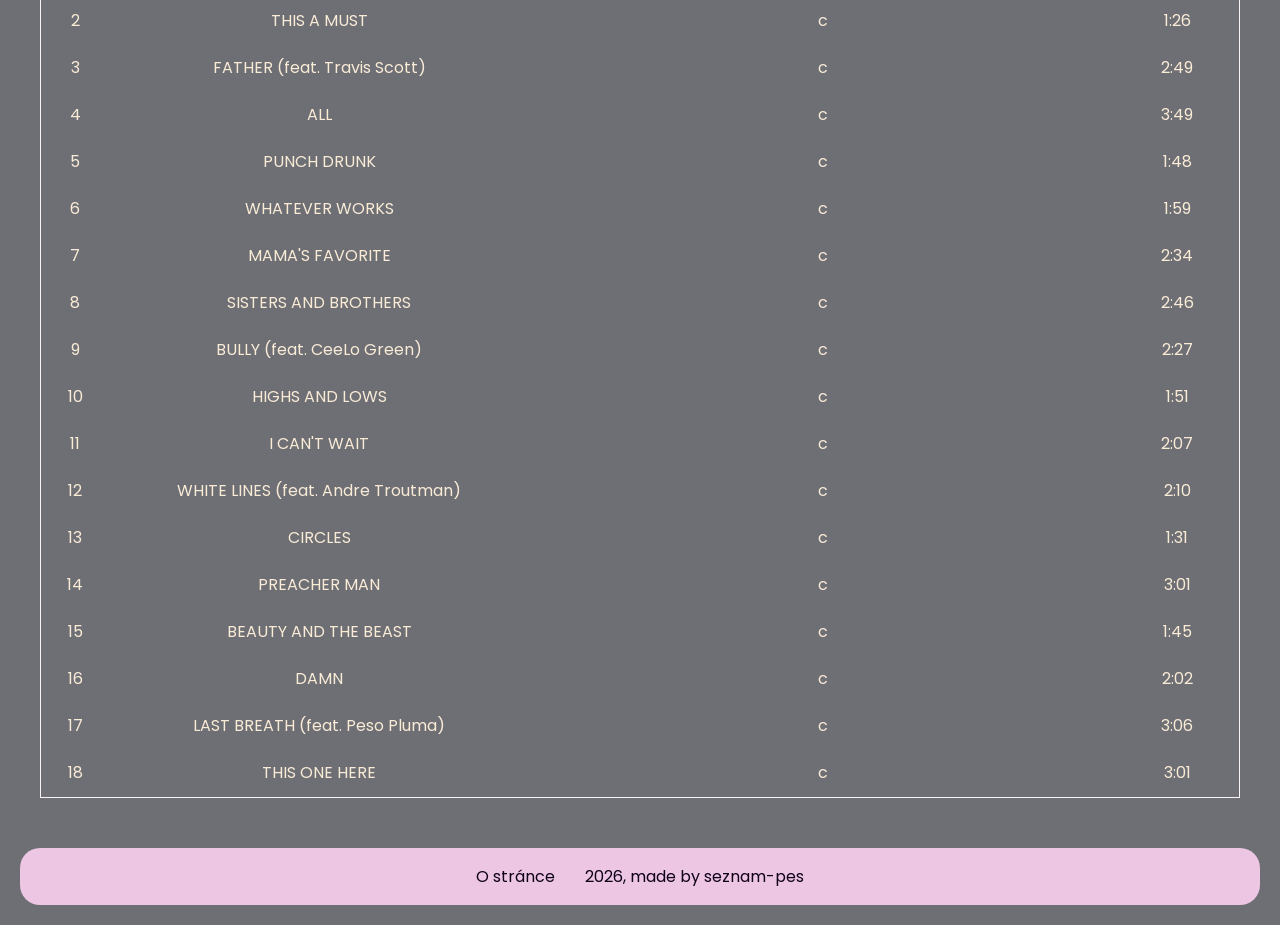
<file: html/bully.html>
<!DOCTYPE html>
<html lang="cs">

<head>
    <meta charset="UTF-8">
    <meta name="viewport" content="width=device-width, initial-scale=1.0">
    <title>MusicReview - BULLY</title>
    <link rel="stylesheet" href="../css/main.css">
    <link rel="stylesheet" href="../css/bully.css">
    <script src="../js/scripts.js"></script>
</head>

<body class="ondd">
    <div class="subimg" style="background-color: #6d6f74; padding: 20px;">
            <header>
                <h1><a href=" ../index.html">MusicReview</a></h1>
        <h2><a href="../html/recenze.html">Přehled recenzí</a></h2>
        <h2><a href="../html/other.html">Ostatní články</a></h2>
        <div class="btncontainer">
            <button onclick="DarkMode()"><div class="darkmode"><a>Tmavý režim</a></div></button>
            <button><div class="submit"><a href="html/submit.html">NAVRHNOUT ALBUM</a></div></button>
            </div>
        </header>
        <main style="gap: 50px">
            <div class="onddcontainer">
                <div class="left">
                    <img src="../img/bully.jpg">
                </div>

                <div class="right">
                    <h1>BULLY</h1>
                    <div class="artist">Ye (dříve známý jako Kanye West) (2026)</div>
                    <br><br>
                    <div class="onddcontainer">
                        <div class="star" style="background-image: url(../img/fullstar.svg);"></div>
                        <div class="star" style="background-image: url(../img/fullstar.svg);"></div>
                        <div class="star" style="background-image: url(../img/fullstar.svg);"></div>
                        <div class="star" style="background-image: url(../img/halfstar.svg);"></div>
                    </div>
                    <br><br>
                    <iframe data-testid="embed-iframe" style="border-radius:12px" src="https://open.spotify.com/embed/album/5poA9SAx0Xiz1cf17fWBLS?utm_source=generator" width="100%" height="152" frameBorder="0" allowfullscreen="" allow="autoplay; clipboard-write; encrypted-media; fullscreen; picture-in-picture" loading="lazy"></iframe>
                </div>
            </div>
            <div class="review">
                <p>Lorem ipsum dolor sit amet, consectetuer adipiscing elit. Etiam neque. In dapibus augue non sapien. Nullam rhoncus aliquam metus. Nullam dapibus fermentum ipsum. Nam quis nulla. In sem justo, commodo ut, suscipit at, pharetra vitae, orci. Etiam dictum tincidunt diam. Itaque earum rerum hic tenetur a sapiente delectus, ut aut reiciendis voluptatibus maiores alias consequatur aut perferendis doloribus asperiores repellat. Aliquam erat volutpat. Et harum quidem rerum facilis est et expedita distinctio. Praesent vitae arcu tempor neque lacinia pretium. Duis risus. Temporibus autem quibusdam et aut officiis debitis aut rerum necessitatibus saepe eveniet ut et voluptates repudiandae sint et molestiae non recusandae. Vestibulum fermentum tortor id mi.</p>

<p>Lorem ipsum dolor sit amet, consectetuer adipiscing elit. Ut enim ad minima veniam, quis nostrum exercitationem ullam corporis suscipit laboriosam, nisi ut aliquid ex ea commodi consequatur? Quisque tincidunt scelerisque libero. Nullam eget nisl. Fusce suscipit libero eget elit. Nullam eget nisl. In sem justo, commodo ut, suscipit at, pharetra vitae, orci. Etiam commodo dui eget wisi. Fusce dui leo, imperdiet in, aliquam sit amet, feugiat eu, orci. Cum sociis natoque penatibus et magnis dis parturient montes, nascetur ridiculus mus. Duis ante orci, molestie vitae vehicula venenatis, tincidunt ac pede.</p>

<p>Praesent vitae arcu tempor neque lacinia pretium. Integer in sapien. Nullam at arcu a est sollicitudin euismod. Integer tempor. Nullam faucibus mi quis velit. Fusce tellus odio, dapibus id fermentum quis, suscipit id erat. Sed elit dui, pellentesque a, faucibus vel, interdum nec, diam. Sed vel lectus. Donec odio tempus molestie, porttitor ut, iaculis quis, sem. Lorem ipsum dolor sit amet, consectetuer adipiscing elit. Fusce tellus odio, dapibus id fermentum quis, suscipit id erat. Curabitur ligula sapien, pulvinar a vestibulum quis, facilisis vel sapien. Aenean vel massa quis mauris vehicula lacinia. Maecenas libero. Ut enim ad minima veniam, quis nostrum exercitationem ullam corporis suscipit laboriosam, nisi ut aliquid ex ea commodi consequatur? Fusce consectetuer risus a nunc. Pellentesque arcu. Nemo enim ipsam voluptatem quia voluptas sit aspernatur aut odit aut fugit, sed quia consequuntur magni dolores eos qui ratione voluptatem sequi nesciunt. Duis condimentum augue id magna semper rutrum. Donec quis nibh at felis congue commodo.

                </p>
            </div>
            <div class="tracklist">
                <h2>Tracklist:</h2>
                <table>
                    <th style="width: 20px;">Číslo</th>
                    <th style="width: 400px;">Název skladby</th>
                    <th>Credits</th>
                    <th style="width: 100px;">Stopáž</th>
                    <tr><td>1</td><td>KING</td><td>c</td><td>2:06</td></tr>
                    <tr><td>2</td><td>THIS A MUST</td><td>c</td><td>1:26</td></tr>
                    <tr><td>3</td><td>FATHER (feat. Travis Scott)</td><td>c</td><td>2:49</td></tr>
                    <tr><td>4</td><td>ALL </td><td>c</td><td>3:49</td></tr>
                    <tr><td>5</td><td>PUNCH DRUNK</td><td>c</td><td>1:48</td></tr>
                    <tr><td>6</td><td>WHATEVER WORKS</td><td>c</td><td>1:59</td></tr>
                    <tr><td>7</td><td>MAMA'S FAVORITE</td><td>c</td><td>2:34</td></tr>
                    <tr><td>8</td><td>SISTERS AND BROTHERS</td><td>c</td><td>2:46</td></tr>
                    <tr><td>9</td><td>BULLY (feat. CeeLo Green)</td><td>c</td><td>2:27</td></tr>
                    <tr><td>10</td><td>HIGHS AND LOWS</td><td>c</td><td>1:51</td></tr>
                    <tr><td>11</td><td>I CAN'T WAIT</td><td>c</td><td>2:07</td></tr>
                    <tr><td>12</td><td>WHITE LINES (feat. Andre Troutman)</td><td>c</td><td>2:10</td></tr>
                    <tr><td>13</td><td>CIRCLES</td><td>c</td><td>1:31</td></tr>
                    <tr><td>14</td><td>PREACHER MAN</td><td>c</td><td>3:01</td></tr>
                    <tr><td>15</td><td>BEAUTY AND THE BEAST</td><td>c</td><td>1:45</td></tr>
                    <tr><td>16</td><td>DAMN</td><td>c</td><td>2:02</td></tr>
                    <tr><td>17</td><td>LAST BREATH (feat. Peso Pluma)</td><td>c</td><td>3:06</td></tr>
                    <tr><td>18</td><td>THIS ONE HERE</td><td>c</td><td>3:01</td></tr>
                </table>
            </div>
        </main>
        <footer>
            <p><a href="../html/about.html">O stránce</a></p>
            <p>2026, made by <a href="https://github.com/seznam-pes">seznam-pes</a></p>
        </footer>
    </div>
</body>

</html>
</file>
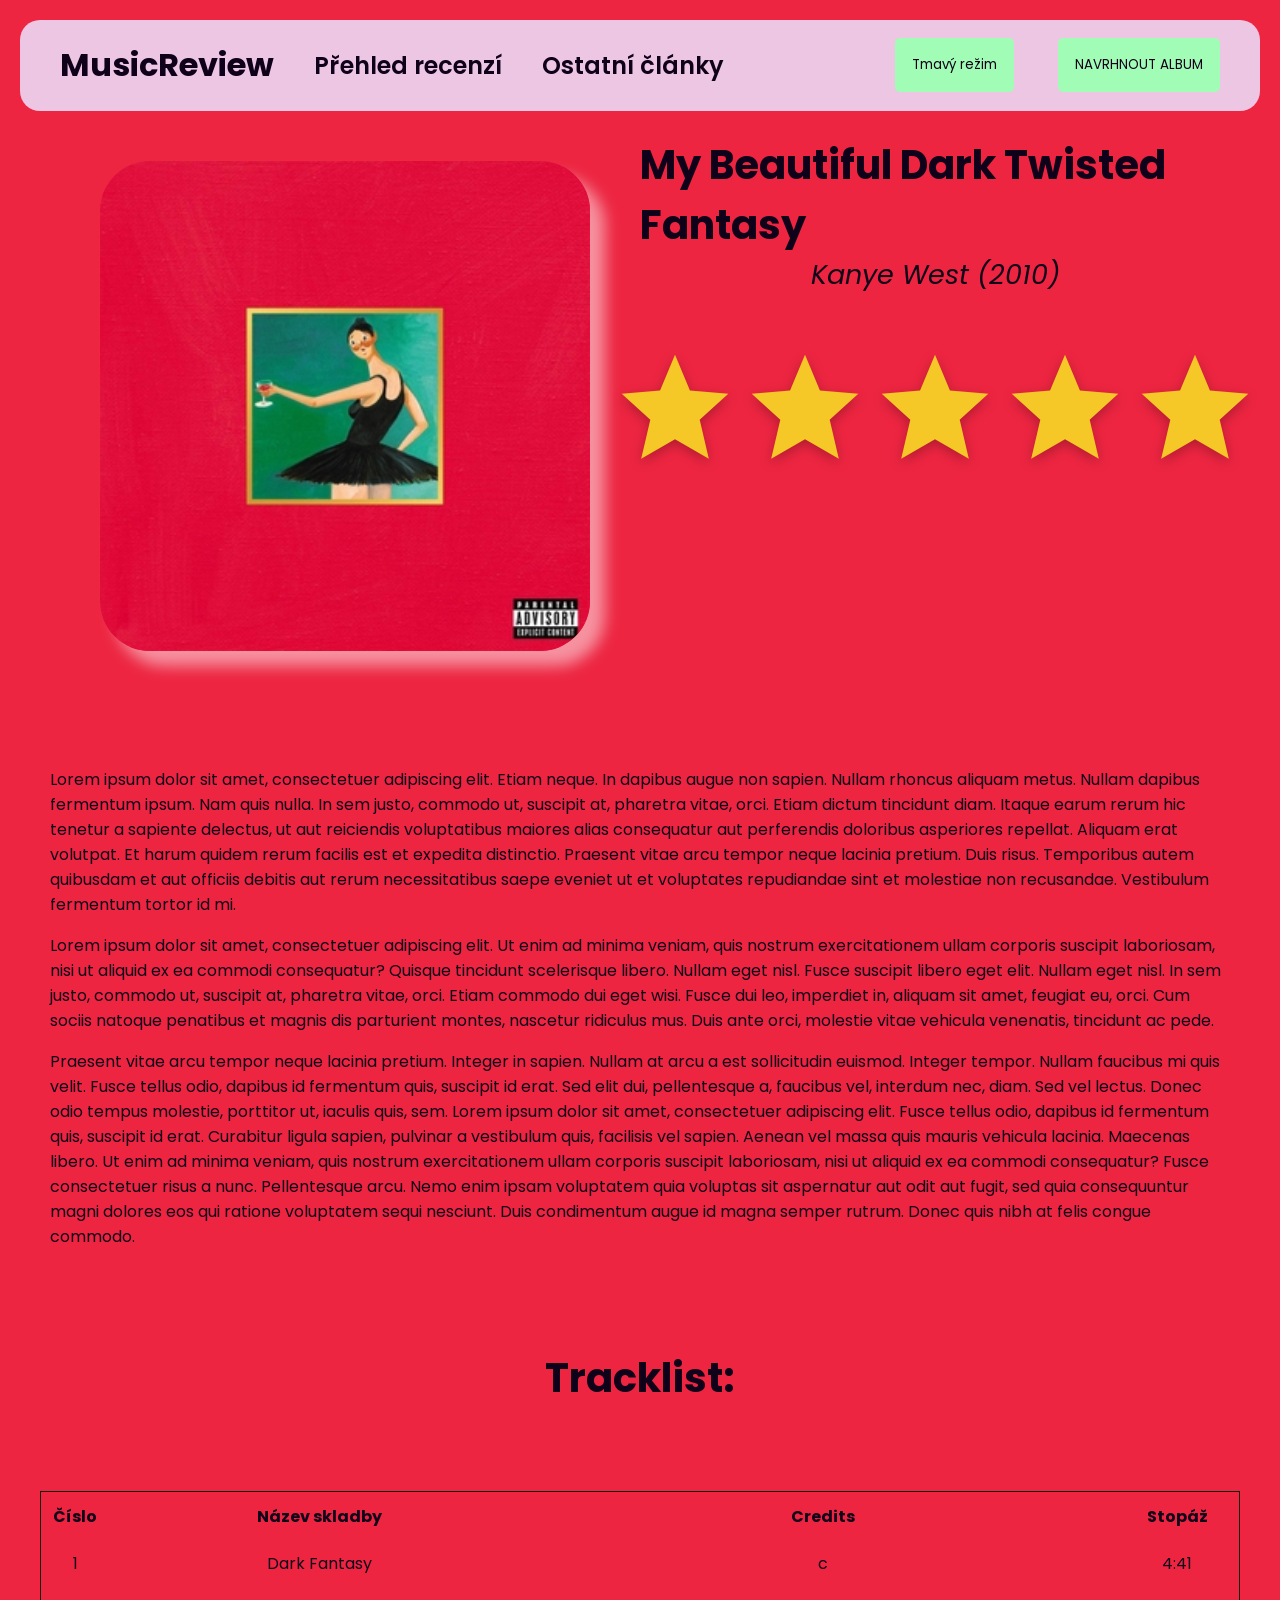
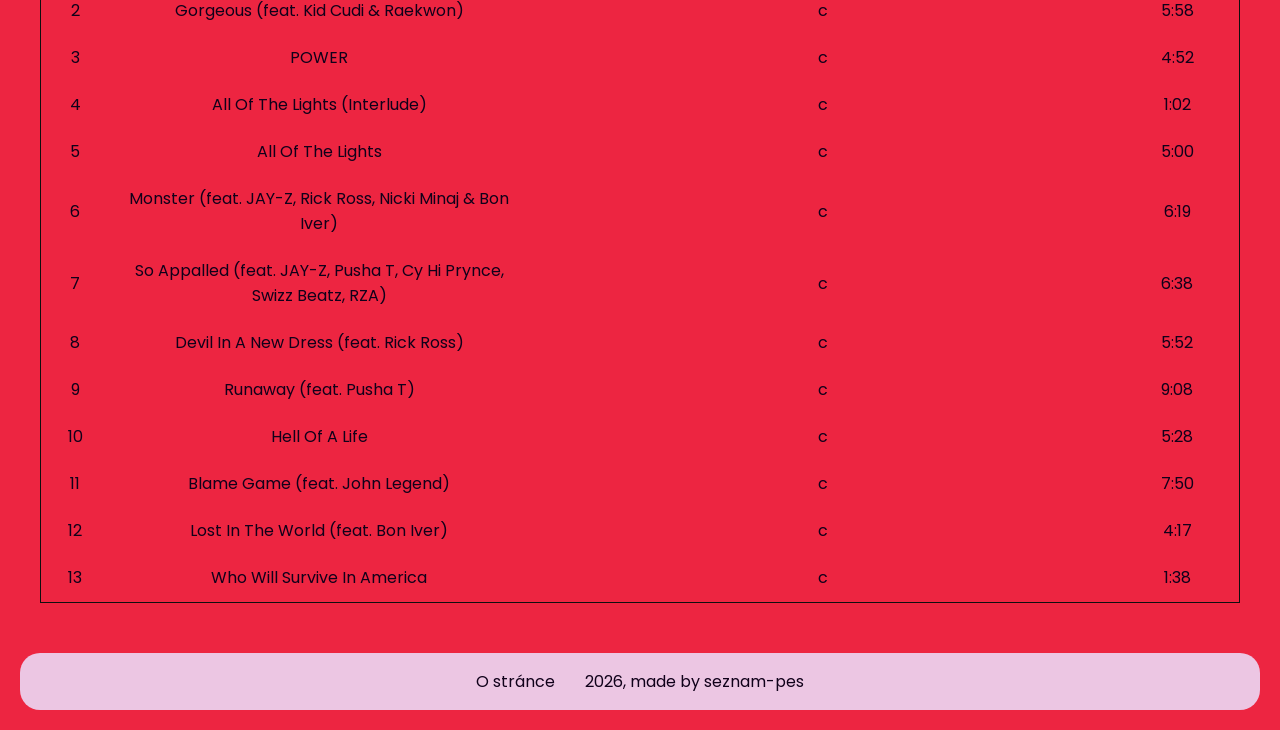
<file: html/mbdtf.html>
<!DOCTYPE html>
<html lang="cs">

<head>
    <meta charset="UTF-8">
    <meta name="viewport" content="width=device-width, initial-scale=1.0">
    <title>MusicReview - My Beautiful Dark Twisted Fantasy</title>
    <link rel="stylesheet" href="../css/main.css">
    <link rel="stylesheet" href="../css/mbdtf.css">
    <script src="../js/scripts.js"></script>
</head>

<body class="ondd">
    <div class="subimg" style=" padding: 20px;">
            <header>
                <h1><a href=" ../index.html">MusicReview</a></h1>
        <h2><a href="../html/recenze.html">Přehled recenzí</a></h2>
        <h2><a href="../html/other.html">Ostatní články</a></h2>
        <div class="btncontainer">
            <button onclick="DarkMode()"><div class="darkmode"><a>Tmavý režim</a></div></button>
            <button><div class="submit"><a href="html/submit.html">NAVRHNOUT ALBUM</a></div></button>
            </div>
        </header>
        <main style="gap: 50px">
            <div class="onddcontainer">
                <div class="left">
                    <img src="../img/mbdtf.jpg">
                </div>

                <div class="right">
                    <h1 style="font-size: 40px;">My Beautiful Dark Twisted Fantasy</h1>
                    <div class="artist">Kanye West (2010)</div>
                    <br><br>
                    <div class="onddcontainer">
                        <div class="star" style="background-image: url(../img/fullstar.svg);"></div>
                        <div class="star" style="background-image: url(../img/fullstar.svg);"></div>
                        <div class="star" style="background-image: url(../img/fullstar.svg);"></div>
                        <div class="star" style="background-image: url(../img/fullstar.svg);"></div>
                        <div class="star" style="background-image: url(../img/fullstar.svg);"></div>
                    </div>
                    <br><br>
                    <iframe data-testid="embed-iframe" style="border-radius:12px" src="https://open.spotify.com/embed/album/20r762YmB5HeofjMCiPMLv?utm_source=generator" width="100%" height="152" frameBorder="0" allowfullscreen="" allow="autoplay; clipboard-write; encrypted-media; fullscreen; picture-in-picture" loading="lazy"></iframe>
                </div>
            </div>
            <div class="review">
                <p>Lorem ipsum dolor sit amet, consectetuer adipiscing elit. Etiam neque. In dapibus augue non sapien. Nullam rhoncus aliquam metus. Nullam dapibus fermentum ipsum. Nam quis nulla. In sem justo, commodo ut, suscipit at, pharetra vitae, orci. Etiam dictum tincidunt diam. Itaque earum rerum hic tenetur a sapiente delectus, ut aut reiciendis voluptatibus maiores alias consequatur aut perferendis doloribus asperiores repellat. Aliquam erat volutpat. Et harum quidem rerum facilis est et expedita distinctio. Praesent vitae arcu tempor neque lacinia pretium. Duis risus. Temporibus autem quibusdam et aut officiis debitis aut rerum necessitatibus saepe eveniet ut et voluptates repudiandae sint et molestiae non recusandae. Vestibulum fermentum tortor id mi.</p>

<p>Lorem ipsum dolor sit amet, consectetuer adipiscing elit. Ut enim ad minima veniam, quis nostrum exercitationem ullam corporis suscipit laboriosam, nisi ut aliquid ex ea commodi consequatur? Quisque tincidunt scelerisque libero. Nullam eget nisl. Fusce suscipit libero eget elit. Nullam eget nisl. In sem justo, commodo ut, suscipit at, pharetra vitae, orci. Etiam commodo dui eget wisi. Fusce dui leo, imperdiet in, aliquam sit amet, feugiat eu, orci. Cum sociis natoque penatibus et magnis dis parturient montes, nascetur ridiculus mus. Duis ante orci, molestie vitae vehicula venenatis, tincidunt ac pede.</p>

<p>Praesent vitae arcu tempor neque lacinia pretium. Integer in sapien. Nullam at arcu a est sollicitudin euismod. Integer tempor. Nullam faucibus mi quis velit. Fusce tellus odio, dapibus id fermentum quis, suscipit id erat. Sed elit dui, pellentesque a, faucibus vel, interdum nec, diam. Sed vel lectus. Donec odio tempus molestie, porttitor ut, iaculis quis, sem. Lorem ipsum dolor sit amet, consectetuer adipiscing elit. Fusce tellus odio, dapibus id fermentum quis, suscipit id erat. Curabitur ligula sapien, pulvinar a vestibulum quis, facilisis vel sapien. Aenean vel massa quis mauris vehicula lacinia. Maecenas libero. Ut enim ad minima veniam, quis nostrum exercitationem ullam corporis suscipit laboriosam, nisi ut aliquid ex ea commodi consequatur? Fusce consectetuer risus a nunc. Pellentesque arcu. Nemo enim ipsam voluptatem quia voluptas sit aspernatur aut odit aut fugit, sed quia consequuntur magni dolores eos qui ratione voluptatem sequi nesciunt. Duis condimentum augue id magna semper rutrum. Donec quis nibh at felis congue commodo.

                </p>
            </div>
            <div class="tracklist">
                <h2>Tracklist:</h2>
                <table style="border: 1px solid #0f0f0f;">
                    <th style="width: 20px;">Číslo</th>
                    <th style="width: 400px;">Název skladby</th>
                    <th>Credits</th>
                    <th style="width: 100px;">Stopáž</th>
                    <tr><td>1</td><td>Dark Fantasy</td><td>c</td><td>4:41</td></tr>
                    <tr><td>2</td><td>Gorgeous (feat. Kid Cudi & Raekwon)</td><td>c</td><td>5:58</td></tr>
                    <tr><td>3</td><td>POWER</td><td>c</td><td>4:52</td></tr>
                    <tr><td>4</td><td>All Of The Lights (Interlude)</td><td>c</td><td>1:02</td></tr>
                    <tr><td>5</td><td>All Of The Lights</td><td>c</td><td>5:00</td></tr>
                    <tr><td>6</td><td>Monster (feat. JAY-Z, Rick Ross, Nicki Minaj & Bon Iver)</td><td>c</td><td>6:19</td></tr>
                    <tr><td>7</td><td>So Appalled (feat. JAY-Z, Pusha T, Cy Hi Prynce, Swizz Beatz, RZA)</td><td>c</td><td>6:38</td></tr>
                    <tr><td>8</td><td>Devil In A New Dress (feat. Rick Ross)</td><td>c</td><td>5:52</td></tr>
                    <tr><td>9</td><td>Runaway (feat. Pusha T)</td><td>c</td><td>9:08</td></tr>
                    <tr><td>10</td><td>Hell Of A Life</td><td>c</td><td>5:28</td></tr>
                    <tr><td>11</td><td>Blame Game (feat. John Legend)</td><td>c</td><td>7:50</td></tr>
                    <tr><td>12</td><td>Lost In The World (feat. Bon Iver)</td><td>c</td><td>4:17</td></tr>
                    <tr><td>13</td><td>Who Will Survive In America</td><td>c</td><td>1:38</td></tr>
                </table>
            </div>
        </main>
        <footer>
            <p><a href="../html/about.html">O stránce</a></p>
            <p>2026, made by <a href="https://github.com/seznam-pes">seznam-pes</a></p>
        </footer>
    </div>
</body>

</html>
</file>
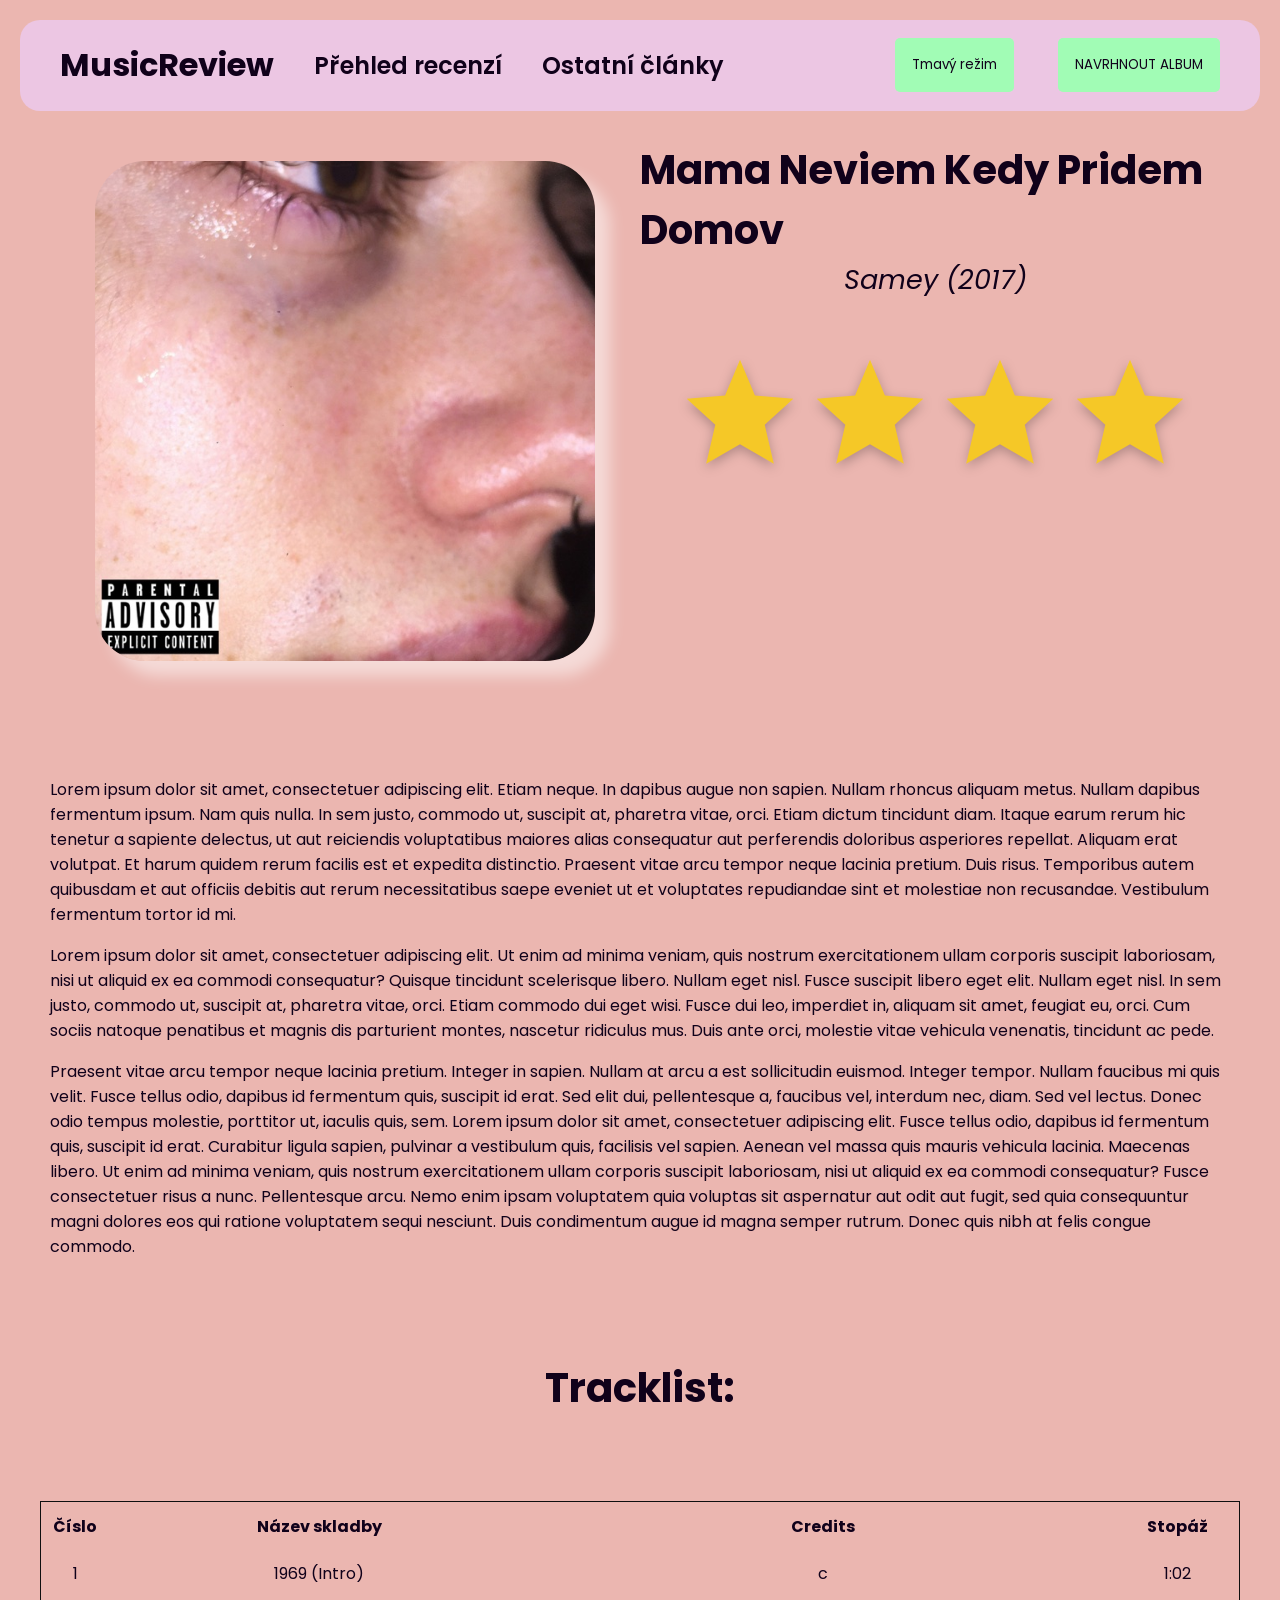
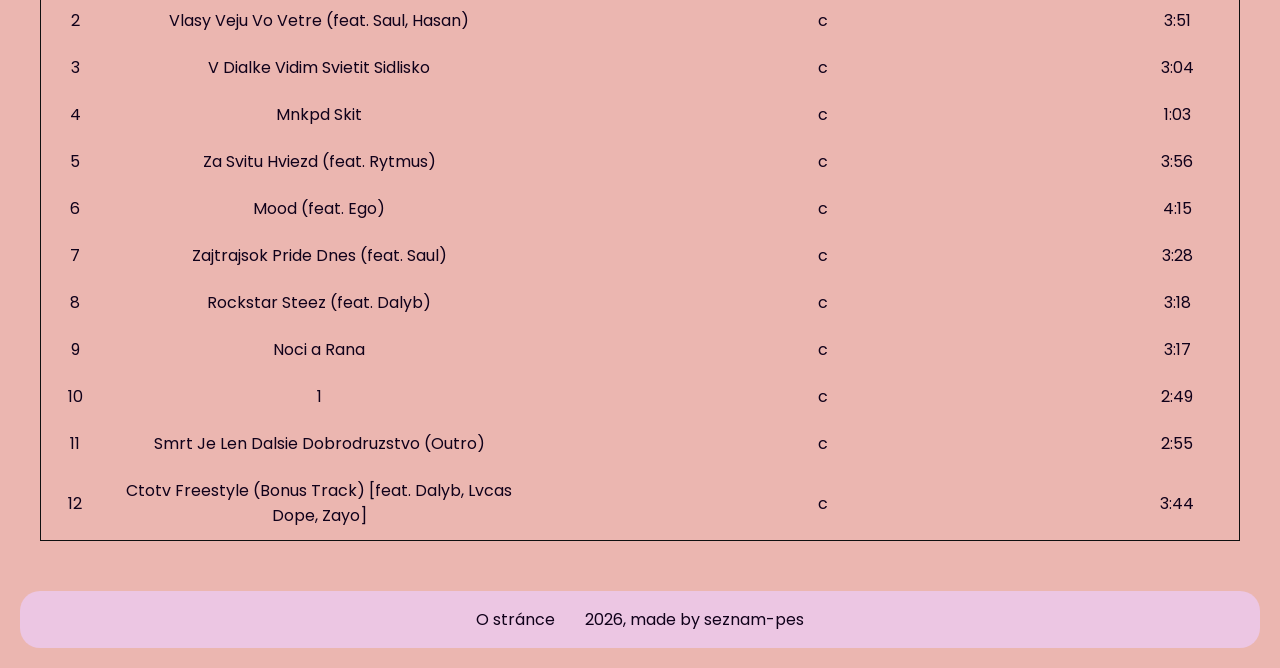
<file: html/mnkpd.html>
<!DOCTYPE html>
<html lang="cs">

<head>
    <meta charset="UTF-8">
    <meta name="viewport" content="width=device-width, initial-scale=1.0">
    <title>MusicReview - Mama Neviem Kedy Pridem Domov</title>
    <link rel="stylesheet" href="../css/main.css">
    <link rel="stylesheet" href="../css/mnkpd.css">
    <script src="../js/scripts.js"></script>
</head>

<body class="ondd">
    <div class="subimg" style="background-color: #ebb6b0;" padding: 20px;">
            <header>
                <h1><a href=" ../index.html">MusicReview</a></h1>
        <h2><a href="../html/recenze.html">Přehled recenzí</a></h2>
        <h2><a href="../html/other.html">Ostatní články</a></h2>
        <div class="btncontainer">
            <button onclick="DarkMode()"><div class="darkmode"><a>Tmavý režim</a></div></button>
            <button><div class="submit"><a href="html/submit.html">NAVRHNOUT ALBUM</a></div></button>
            </div>
        </header>
        <main style="gap: 50px">
            <div class="onddcontainer">
                <div class="left">
                    <img src="../img/mnkpd.jpg">
                </div>

                <div class="right">
                    <h1 style="font-size: 40px;">Mama Neviem Kedy Pridem Domov</h1>
                    <div class="artist">Samey (2017)</div>
                    <br><br>
                    <div class="onddcontainer">
                        <div class="star" style="background-image: url(../img/fullstar.svg);"></div>
                        <div class="star" style="background-image: url(../img/fullstar.svg);"></div>
                        <div class="star" style="background-image: url(../img/fullstar.svg);"></div>
                        <div class="star" style="background-image: url(../img/fullstar.svg);"></div>
                    </div>
                    <br><br>
                    <iframe data-testid="embed-iframe" style="border-radius:12px" src="https://open.spotify.com/embed/album/60PCDbQo1xOqwQ9GPMSxho?utm_source=generator" width="100%" height="152" frameBorder="0" allowfullscreen="" allow="autoplay; clipboard-write; encrypted-media; fullscreen; picture-in-picture" loading="lazy"></iframe>
                </div>
            </div>
            <div class="review">
                <p>Lorem ipsum dolor sit amet, consectetuer adipiscing elit. Etiam neque. In dapibus augue non sapien. Nullam rhoncus aliquam metus. Nullam dapibus fermentum ipsum. Nam quis nulla. In sem justo, commodo ut, suscipit at, pharetra vitae, orci. Etiam dictum tincidunt diam. Itaque earum rerum hic tenetur a sapiente delectus, ut aut reiciendis voluptatibus maiores alias consequatur aut perferendis doloribus asperiores repellat. Aliquam erat volutpat. Et harum quidem rerum facilis est et expedita distinctio. Praesent vitae arcu tempor neque lacinia pretium. Duis risus. Temporibus autem quibusdam et aut officiis debitis aut rerum necessitatibus saepe eveniet ut et voluptates repudiandae sint et molestiae non recusandae. Vestibulum fermentum tortor id mi.</p>

<p>Lorem ipsum dolor sit amet, consectetuer adipiscing elit. Ut enim ad minima veniam, quis nostrum exercitationem ullam corporis suscipit laboriosam, nisi ut aliquid ex ea commodi consequatur? Quisque tincidunt scelerisque libero. Nullam eget nisl. Fusce suscipit libero eget elit. Nullam eget nisl. In sem justo, commodo ut, suscipit at, pharetra vitae, orci. Etiam commodo dui eget wisi. Fusce dui leo, imperdiet in, aliquam sit amet, feugiat eu, orci. Cum sociis natoque penatibus et magnis dis parturient montes, nascetur ridiculus mus. Duis ante orci, molestie vitae vehicula venenatis, tincidunt ac pede.</p>

<p>Praesent vitae arcu tempor neque lacinia pretium. Integer in sapien. Nullam at arcu a est sollicitudin euismod. Integer tempor. Nullam faucibus mi quis velit. Fusce tellus odio, dapibus id fermentum quis, suscipit id erat. Sed elit dui, pellentesque a, faucibus vel, interdum nec, diam. Sed vel lectus. Donec odio tempus molestie, porttitor ut, iaculis quis, sem. Lorem ipsum dolor sit amet, consectetuer adipiscing elit. Fusce tellus odio, dapibus id fermentum quis, suscipit id erat. Curabitur ligula sapien, pulvinar a vestibulum quis, facilisis vel sapien. Aenean vel massa quis mauris vehicula lacinia. Maecenas libero. Ut enim ad minima veniam, quis nostrum exercitationem ullam corporis suscipit laboriosam, nisi ut aliquid ex ea commodi consequatur? Fusce consectetuer risus a nunc. Pellentesque arcu. Nemo enim ipsam voluptatem quia voluptas sit aspernatur aut odit aut fugit, sed quia consequuntur magni dolores eos qui ratione voluptatem sequi nesciunt. Duis condimentum augue id magna semper rutrum. Donec quis nibh at felis congue commodo.

                </p>
            </div>
            <div class="tracklist">
                <h2>Tracklist:</h2>
                <table style="border: 1px solid #0f0f0f;">
                    <th style="width: 20px;">Číslo</th>
                    <th style="width: 400px;">Název skladby</th>
                    <th>Credits</th>
                    <th style="width: 100px;">Stopáž</th>
                    <tr><td>1</td><td>1969 (Intro)</td><td>c</td><td>1:02</td></tr>
                    <tr><td>2</td><td>Vlasy Veju Vo Vetre (feat. Saul, Hasan)</td><td>c</td><td>3:51</td></tr>
                    <tr><td>3</td><td>V Dialke Vidim Svietit Sidlisko</td><td>c</td><td>3:04</td></tr>
                    <tr><td>4</td><td>Mnkpd Skit</td><td>c</td><td>1:03</td></tr>
                    <tr><td>5</td><td>Za Svitu Hviezd (feat. Rytmus)</td><td>c</td><td>3:56</td></tr>
                    <tr><td>6</td><td>Mood (feat. Ego)</td><td>c</td><td>4:15</td></tr>
                    <tr><td>7</td><td>Zajtrajsok Pride Dnes (feat. Saul)</td><td>c</td><td>3:28</td></tr>
                    <tr><td>8</td><td>Rockstar Steez (feat. Dalyb)</td><td>c</td><td>3:18</td></tr>
                    <tr><td>9</td><td>Noci a Rana</td><td>c</td><td>3:17</td></tr>
                    <tr><td>10</td><td>1</td><td>c</td><td>2:49</td></tr>
                    <tr><td>11</td><td>Smrt Je Len Dalsie Dobrodruzstvo (Outro)</td><td>c</td><td>2:55</td></tr>
                    <tr><td>12</td><td>Ctotv Freestyle (Bonus Track) [feat. Dalyb, Lvcas Dope, Zayo]</td><td>c</td><td>3:44</td></tr>
                </table>
            </div>
        </main>
        <footer>
            <p><a href="../html/about.html">O stránce</a></p>
            <p>2026, made by <a href="https://github.com/seznam-pes">seznam-pes</a></p>
        </footer>
    </div>
</body>

</html>
</file>
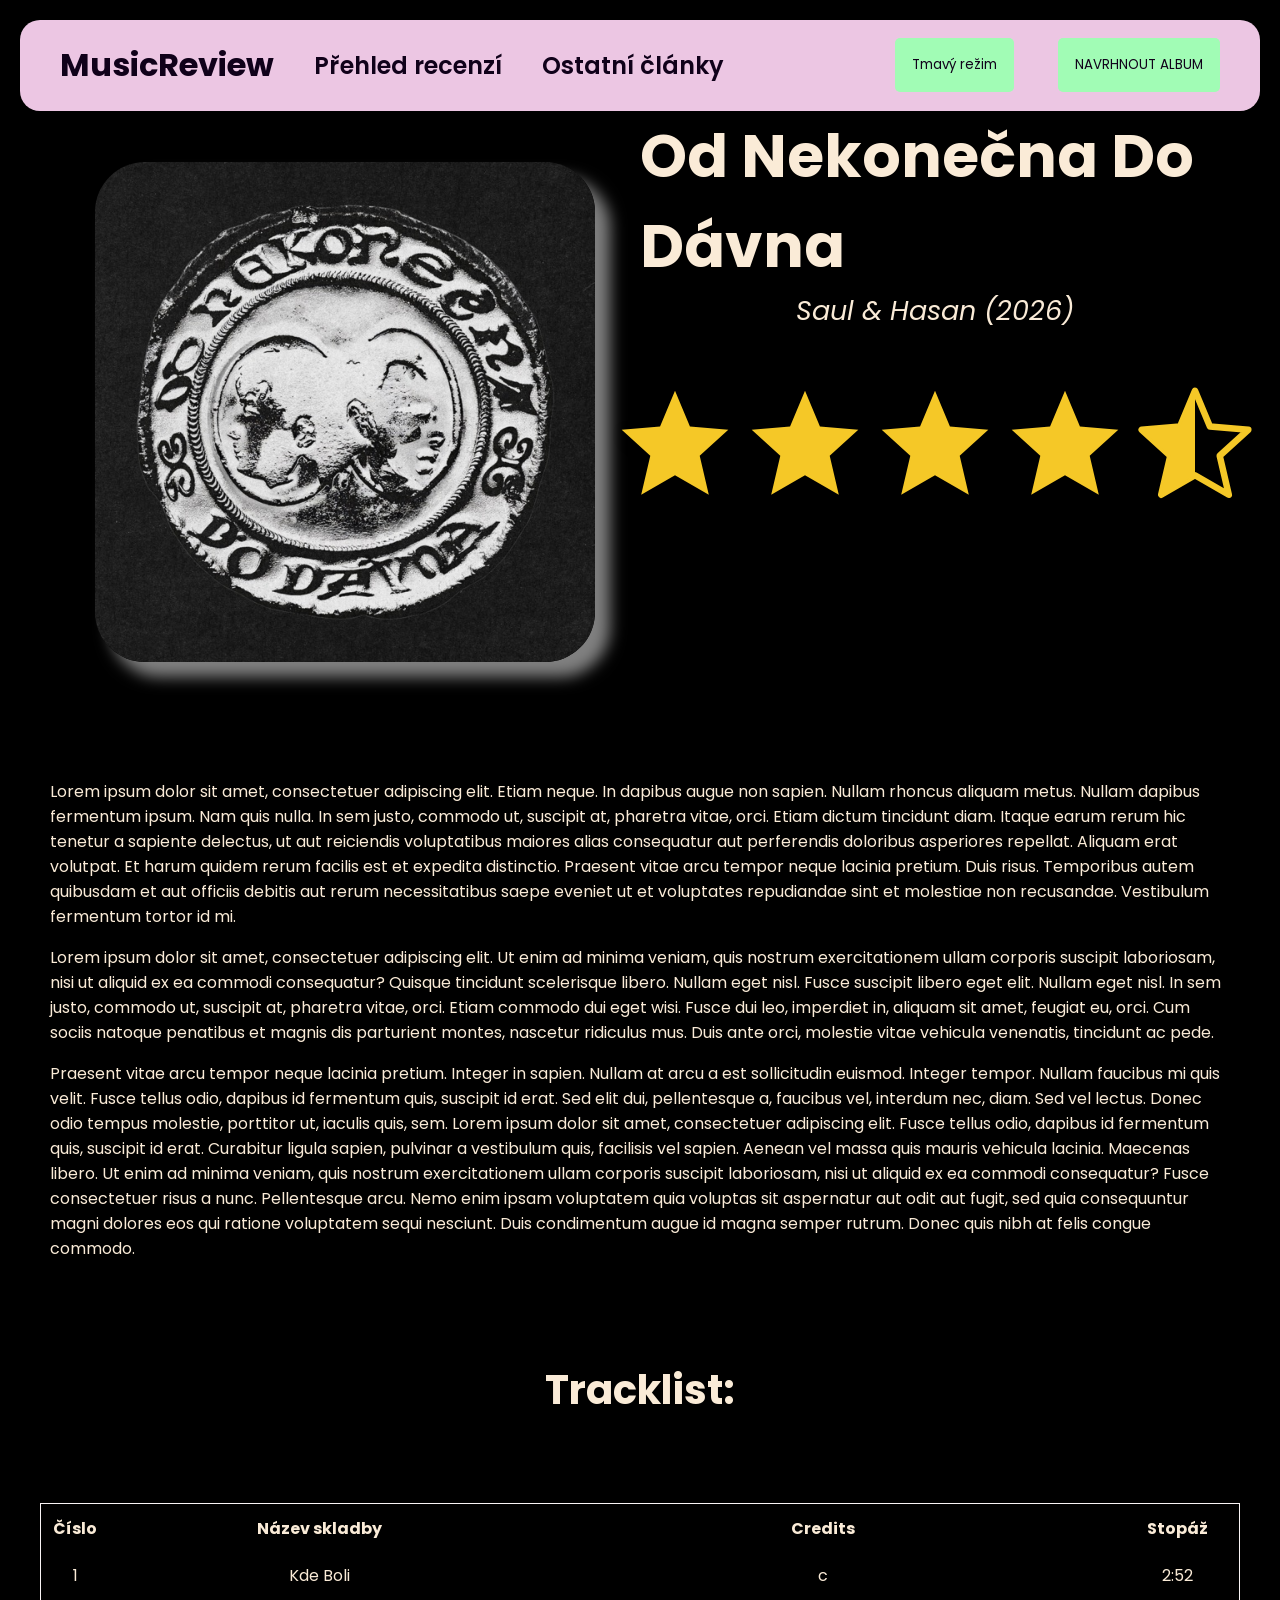
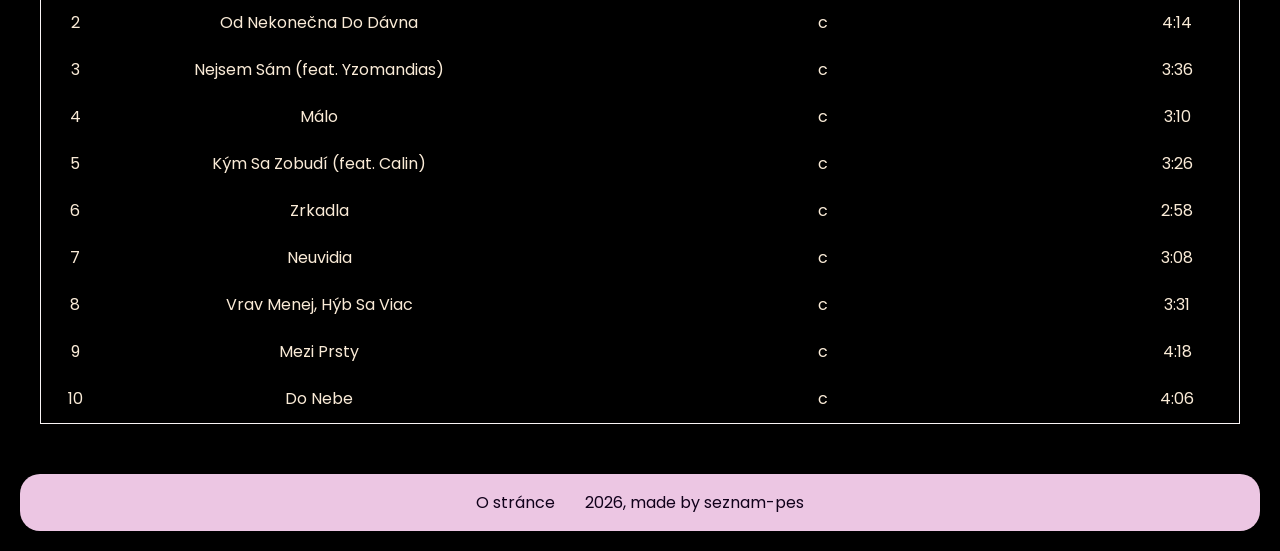
<file: html/ondd.html>
<!DOCTYPE html>
<html lang="cs">

<head>
    <meta charset="UTF-8">
    <meta name="viewport" content="width=device-width, initial-scale=1.0">
    <title>MusicReview - Od Nekonečna Do Dávna</title>
    <link rel="stylesheet" href="../css/main.css">
    <link rel="stylesheet" href="../css/ondd.css">
    <script src="../js/scripts.js"></script>
</head>

<body class="ondd">
    <div class="subimg">
            <header>
                <h1><a href=" ../index.html">MusicReview</a></h1>
        <h2><a href="../html/recenze.html">Přehled recenzí</a></h2>
        <h2><a href="../html/other.html">Ostatní články</a></h2>
        <div class="btncontainer">
            <button onclick="DarkMode()"><div class="darkmode"><a>Tmavý režim</a></div></button>
            <button><div class="submit"><a href="html/submit.html">NAVRHNOUT ALBUM</a></div></button>
            </div>
        </header>
        <main style="gap: 50px">
            <div class="onddcontainer">
                <div class="left">
                    <img src="../img/ondd.jpg">
                </div>

                <div class="right">
                    <h1>Od Nekonečna Do Dávna</h1>
                    <div class="artist">Saul & Hasan (2026)</div>
                    <br><br>
                    <div class="onddcontainer">
                        <div class="star" style="background-image: url(../img/fullstar.svg);"></div>
                        <div class="star" style="background-image: url(../img/fullstar.svg);"></div>
                        <div class="star" style="background-image: url(../img/fullstar.svg);"></div>
                        <div class="star" style="background-image: url(../img/fullstar.svg);"></div>
                        <div class="star" style="background-image: url(../img/halfstar.svg);"></div>
                    </div>
                    <br><br>
                    <iframe data-testid="embed-iframe" style="border-radius:12px" src="https://open.spotify.com/embed/album/3vaf9dCPw6akMsA0CzRmFX?utm_source=generator&theme=0" width="100%" height="152" frameBorder="0" allowfullscreen="" allow="autoplay; clipboard-write; encrypted-media; fullscreen; picture-in-picture" loading="lazy"></iframe>
                </div>
            </div>
            <div class="review">
                <p>Lorem ipsum dolor sit amet, consectetuer adipiscing elit. Etiam neque. In dapibus augue non sapien. Nullam rhoncus aliquam metus. Nullam dapibus fermentum ipsum. Nam quis nulla. In sem justo, commodo ut, suscipit at, pharetra vitae, orci. Etiam dictum tincidunt diam. Itaque earum rerum hic tenetur a sapiente delectus, ut aut reiciendis voluptatibus maiores alias consequatur aut perferendis doloribus asperiores repellat. Aliquam erat volutpat. Et harum quidem rerum facilis est et expedita distinctio. Praesent vitae arcu tempor neque lacinia pretium. Duis risus. Temporibus autem quibusdam et aut officiis debitis aut rerum necessitatibus saepe eveniet ut et voluptates repudiandae sint et molestiae non recusandae. Vestibulum fermentum tortor id mi.</p>

<p>Lorem ipsum dolor sit amet, consectetuer adipiscing elit. Ut enim ad minima veniam, quis nostrum exercitationem ullam corporis suscipit laboriosam, nisi ut aliquid ex ea commodi consequatur? Quisque tincidunt scelerisque libero. Nullam eget nisl. Fusce suscipit libero eget elit. Nullam eget nisl. In sem justo, commodo ut, suscipit at, pharetra vitae, orci. Etiam commodo dui eget wisi. Fusce dui leo, imperdiet in, aliquam sit amet, feugiat eu, orci. Cum sociis natoque penatibus et magnis dis parturient montes, nascetur ridiculus mus. Duis ante orci, molestie vitae vehicula venenatis, tincidunt ac pede.</p>

<p>Praesent vitae arcu tempor neque lacinia pretium. Integer in sapien. Nullam at arcu a est sollicitudin euismod. Integer tempor. Nullam faucibus mi quis velit. Fusce tellus odio, dapibus id fermentum quis, suscipit id erat. Sed elit dui, pellentesque a, faucibus vel, interdum nec, diam. Sed vel lectus. Donec odio tempus molestie, porttitor ut, iaculis quis, sem. Lorem ipsum dolor sit amet, consectetuer adipiscing elit. Fusce tellus odio, dapibus id fermentum quis, suscipit id erat. Curabitur ligula sapien, pulvinar a vestibulum quis, facilisis vel sapien. Aenean vel massa quis mauris vehicula lacinia. Maecenas libero. Ut enim ad minima veniam, quis nostrum exercitationem ullam corporis suscipit laboriosam, nisi ut aliquid ex ea commodi consequatur? Fusce consectetuer risus a nunc. Pellentesque arcu. Nemo enim ipsam voluptatem quia voluptas sit aspernatur aut odit aut fugit, sed quia consequuntur magni dolores eos qui ratione voluptatem sequi nesciunt. Duis condimentum augue id magna semper rutrum. Donec quis nibh at felis congue commodo.

                </p>
            </div>
            <div class="tracklist">
                <h2>Tracklist:</h2>
                <table>
                    <th style="width: 20px;">Číslo</th>
                    <th style="width: 400px;">Název skladby</th>
                    <th>Credits</th>
                    <th style="width: 100px;">Stopáž</th>
                    <tr><td>1</td><td>Kde Boli</td><td>c</td><td>2:52</td></tr>
                    <tr><td>2</td><td>Od Nekonečna Do Dávna</td><td>c</td><td>4:14</td></tr>
                    <tr><td>3</td><td>Nejsem Sám (feat. Yzomandias)</td><td>c</td><td>3:36</td></tr>
                    <tr><td>4</td><td>Málo</td><td>c</td><td>3:10</td></tr>
                    <tr><td>5</td><td>Kým Sa Zobudí (feat. Calin)</td><td>c</td><td>3:26</td></tr>
                    <tr><td>6</td><td>Zrkadla</td><td>c</td><td>2:58</td></tr>
                    <tr><td>7</td><td>Neuvidia</td><td>c</td><td>3:08</td></tr>
                    <tr><td>8</td><td>Vrav Menej, Hýb Sa Viac</td><td>c</td><td>3:31</td></tr>
                    <tr><td>9</td><td>Mezi Prsty</td><td>c</td><td>4:18</td></tr>
                    <tr><td>10</td><td>Do Nebe</td><td>c</td><td>4:06</td></tr>
                </table>
            </div>
        </main>
        <footer>
            <p><a href="../html/about.html">O stránce</a></p>
            <p>2026, made by <a href="https://github.com/seznam-pes">seznam-pes</a></p>
        </footer>
    </div>
</body>

</html>
</file>
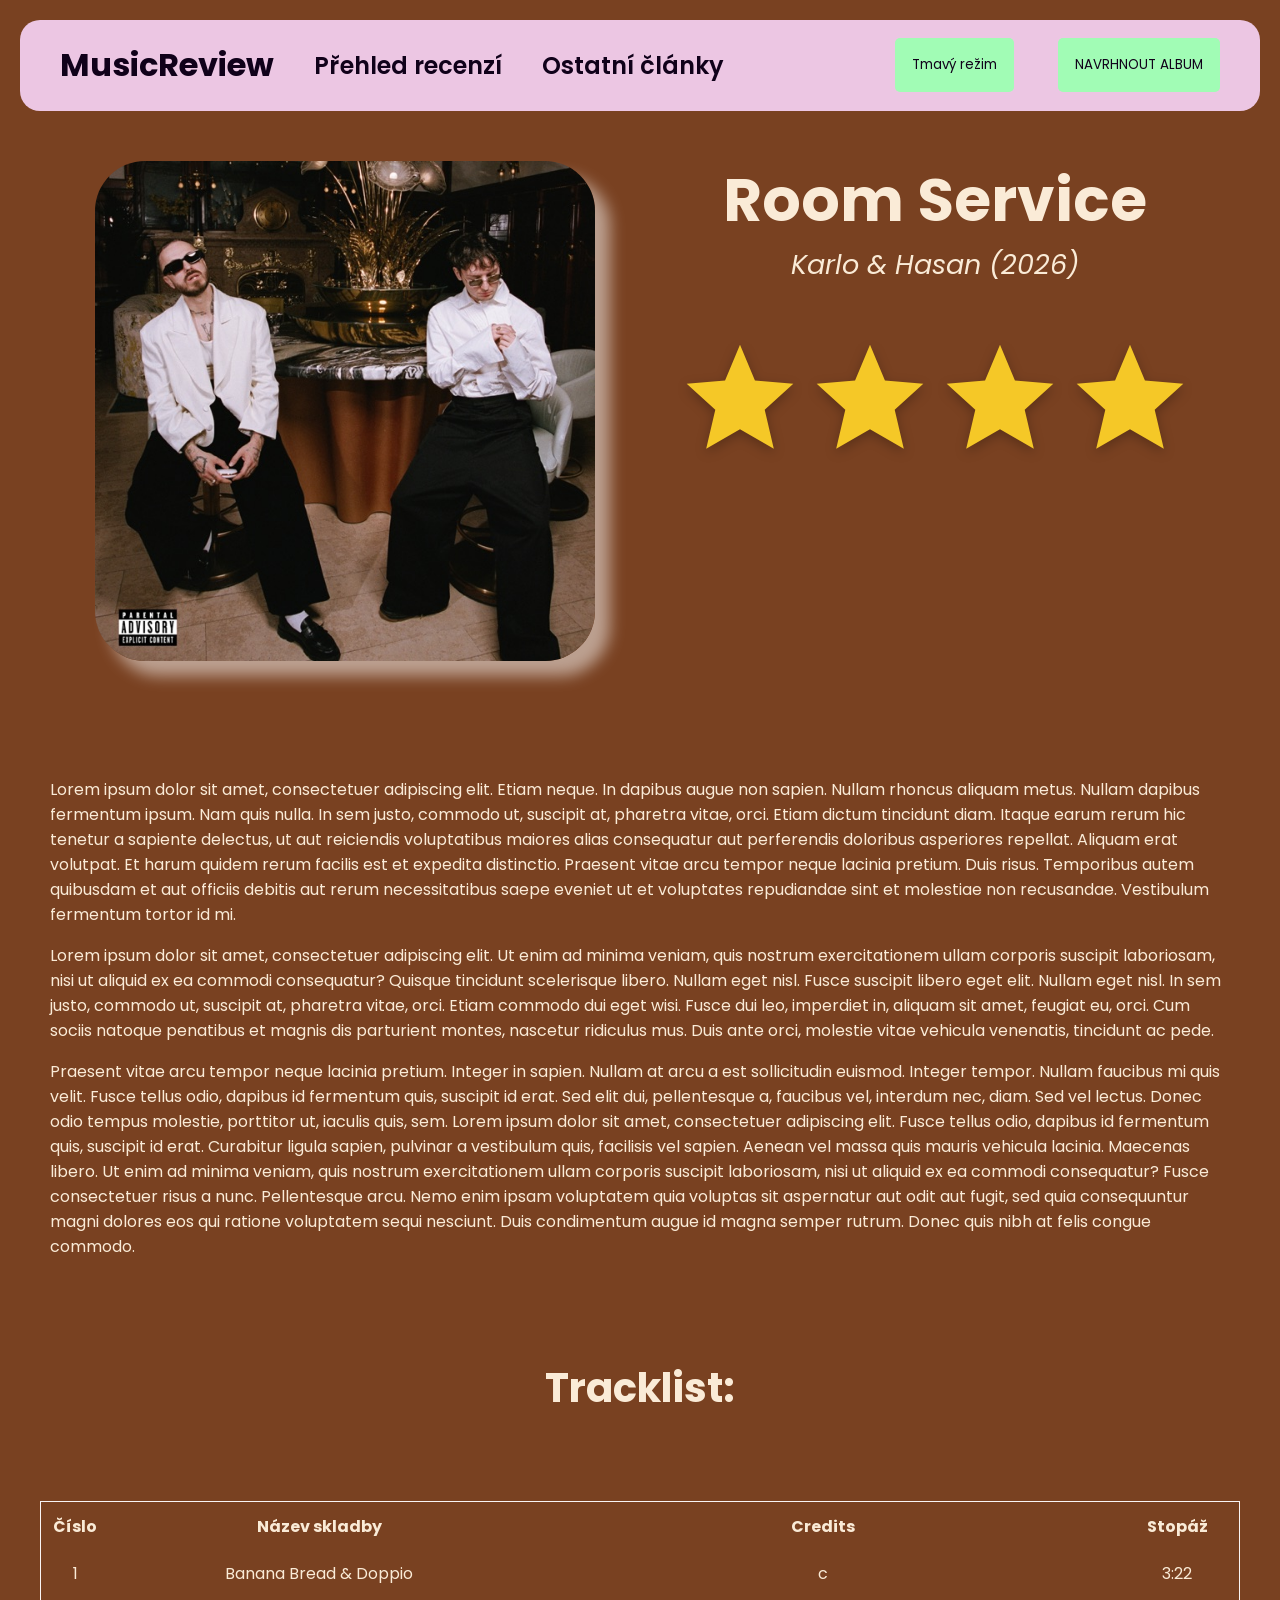
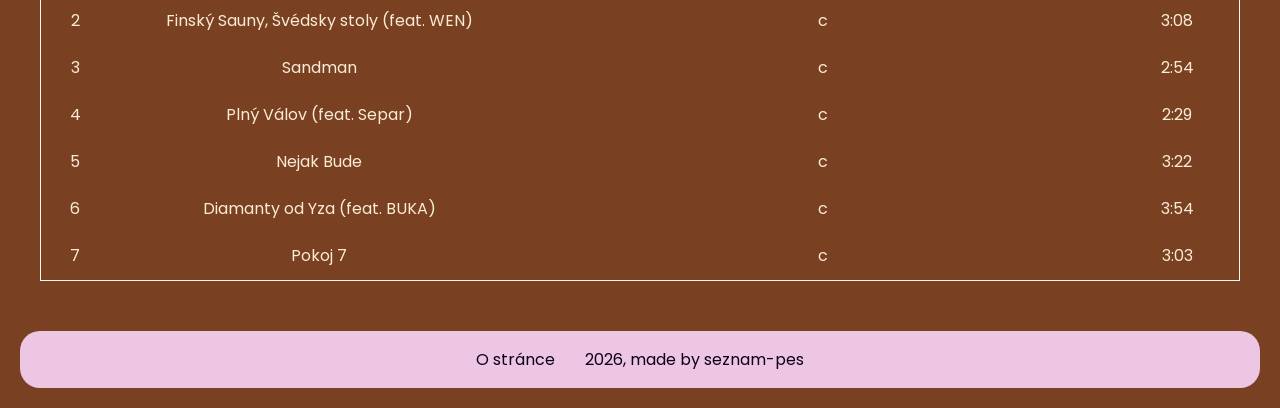
<file: html/roomservice.html>
<!DOCTYPE html>
<html lang="cs">

<head>
    <meta charset="UTF-8">
    <meta name="viewport" content="width=device-width, initial-scale=1.0">
    <title>MusicReview - Room Service</title>
    <link rel="stylesheet" href="../css/main.css">
    <link rel="stylesheet" href="../css/roomservice.css">
    <script src="../js/scripts.js"></script>
</head>

<body class="ondd">
    <div class="subimg" style="background-color: #794121; padding: 20px;">
            <header>
                <h1><a href=" ../index.html">MusicReview</a></h1>
        <h2><a href="../html/recenze.html">Přehled recenzí</a></h2>
        <h2><a href="../html/other.html">Ostatní články</a></h2>
        <div class="btncontainer">
            <button onclick="DarkMode()"><div class="darkmode"><a>Tmavý režim</a></div></button>
            <button><div class="submit"><a href="html/submit.html">NAVRHNOUT ALBUM</a></div></button>
            </div>
        </header>
        <main style="gap: 50px">
            <div class="onddcontainer">
                <div class="left">
                    <img src="../img/roomservice.jpg">
                </div>

                <div class="right">
                    <h1>Room Service</h1>
                    <div class="artist">Karlo & Hasan (2026)</div>
                    <br><br>
                    <div class="onddcontainer">
                        <div class="star" style="background-image: url(../img/fullstar.svg);"></div>
                        <div class="star" style="background-image: url(../img/fullstar.svg);"></div>
                        <div class="star" style="background-image: url(../img/fullstar.svg);"></div>
                        <div class="star" style="background-image: url(../img/fullstar.svg);"></div>
                    </div>
                    <br><br>
                    <iframe data-testid="embed-iframe" style="border-radius:12px" src="https://open.spotify.com/embed/album/1ECEfSNNXfSiMgK4BLXyf9?utm_source=generator" width="100%" height="152" frameBorder="0" allowfullscreen="" allow="autoplay; clipboard-write; encrypted-media; fullscreen; picture-in-picture" loading="lazy"></iframe>
                </div>
            </div>
            <div class="review">
                <p>Lorem ipsum dolor sit amet, consectetuer adipiscing elit. Etiam neque. In dapibus augue non sapien. Nullam rhoncus aliquam metus. Nullam dapibus fermentum ipsum. Nam quis nulla. In sem justo, commodo ut, suscipit at, pharetra vitae, orci. Etiam dictum tincidunt diam. Itaque earum rerum hic tenetur a sapiente delectus, ut aut reiciendis voluptatibus maiores alias consequatur aut perferendis doloribus asperiores repellat. Aliquam erat volutpat. Et harum quidem rerum facilis est et expedita distinctio. Praesent vitae arcu tempor neque lacinia pretium. Duis risus. Temporibus autem quibusdam et aut officiis debitis aut rerum necessitatibus saepe eveniet ut et voluptates repudiandae sint et molestiae non recusandae. Vestibulum fermentum tortor id mi.</p>

<p>Lorem ipsum dolor sit amet, consectetuer adipiscing elit. Ut enim ad minima veniam, quis nostrum exercitationem ullam corporis suscipit laboriosam, nisi ut aliquid ex ea commodi consequatur? Quisque tincidunt scelerisque libero. Nullam eget nisl. Fusce suscipit libero eget elit. Nullam eget nisl. In sem justo, commodo ut, suscipit at, pharetra vitae, orci. Etiam commodo dui eget wisi. Fusce dui leo, imperdiet in, aliquam sit amet, feugiat eu, orci. Cum sociis natoque penatibus et magnis dis parturient montes, nascetur ridiculus mus. Duis ante orci, molestie vitae vehicula venenatis, tincidunt ac pede.</p>

<p>Praesent vitae arcu tempor neque lacinia pretium. Integer in sapien. Nullam at arcu a est sollicitudin euismod. Integer tempor. Nullam faucibus mi quis velit. Fusce tellus odio, dapibus id fermentum quis, suscipit id erat. Sed elit dui, pellentesque a, faucibus vel, interdum nec, diam. Sed vel lectus. Donec odio tempus molestie, porttitor ut, iaculis quis, sem. Lorem ipsum dolor sit amet, consectetuer adipiscing elit. Fusce tellus odio, dapibus id fermentum quis, suscipit id erat. Curabitur ligula sapien, pulvinar a vestibulum quis, facilisis vel sapien. Aenean vel massa quis mauris vehicula lacinia. Maecenas libero. Ut enim ad minima veniam, quis nostrum exercitationem ullam corporis suscipit laboriosam, nisi ut aliquid ex ea commodi consequatur? Fusce consectetuer risus a nunc. Pellentesque arcu. Nemo enim ipsam voluptatem quia voluptas sit aspernatur aut odit aut fugit, sed quia consequuntur magni dolores eos qui ratione voluptatem sequi nesciunt. Duis condimentum augue id magna semper rutrum. Donec quis nibh at felis congue commodo.

                </p>
            </div>
            <div class="tracklist">
                <h2>Tracklist:</h2>
                <table>
                    <th style="width: 20px;">Číslo</th>
                    <th style="width: 400px;">Název skladby</th>
                    <th>Credits</th>
                    <th style="width: 100px;">Stopáž</th>
                    <tr><td>1</td><td>Banana Bread & Doppio</td><td>c</td><td>3:22</td></tr>
                    <tr><td>2</td><td>Finský Sauny, Švédsky stoly (feat. WEN)</td><td>c</td><td>3:08</td></tr>
                    <tr><td>3</td><td>Sandman</td><td>c</td><td>2:54</td></tr>
                    <tr><td>4</td><td>Plný Válov (feat. Separ)</td><td>c</td><td>2:29</td></tr>
                    <tr><td>5</td><td>Nejak Bude</td><td>c</td><td>3:22</td></tr>
                    <tr><td>6</td><td>Diamanty od Yza (feat. BUKA)</td><td>c</td><td>3:54</td></tr>
                    <tr><td>7</td><td>Pokoj 7</td><td>c</td><td>3:03</td></tr>
                </table>
            </div>
        </main>
        <footer>
            <p><a href="../html/about.html">O stránce</a></p>
            <p>2026, made by <a href="https://github.com/seznam-pes">seznam-pes</a></p>
        </footer>
    </div>
</body>

</html>
</file>
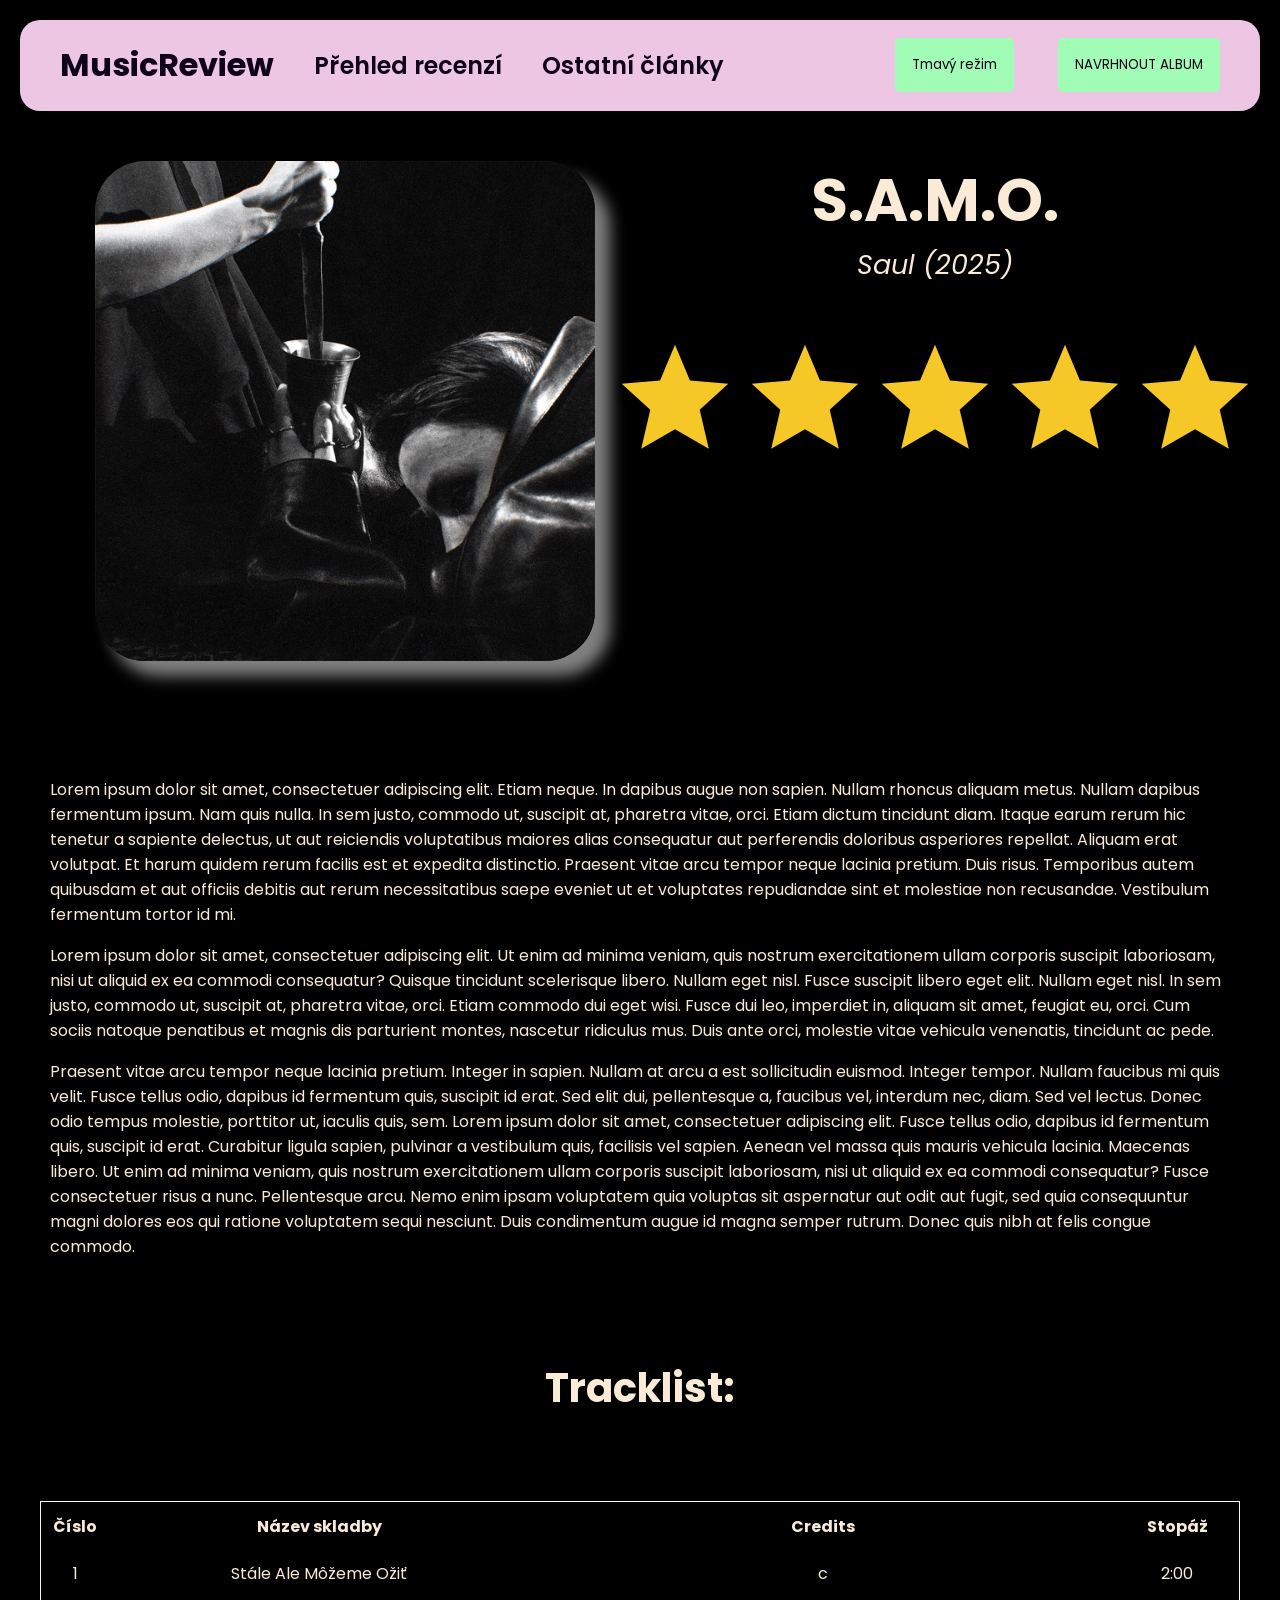
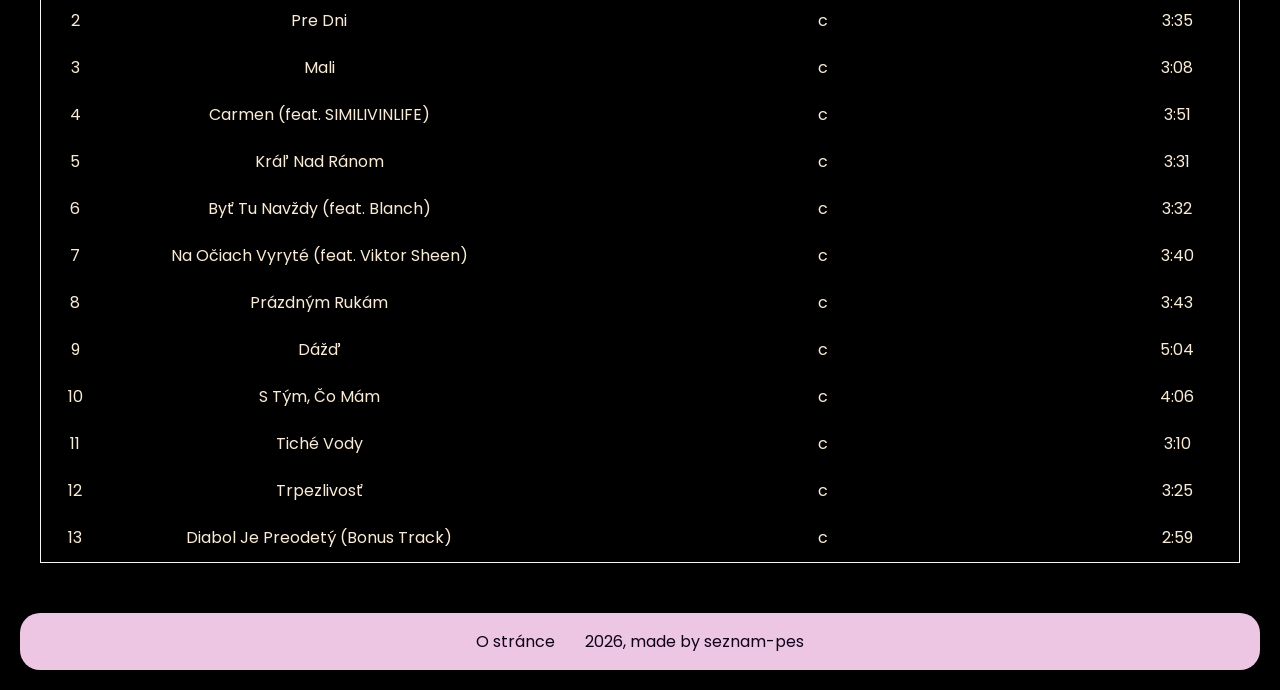
<file: html/samo.html>
<!DOCTYPE html>
<html lang="cs">

<head>
    <meta charset="UTF-8">
    <meta name="viewport" content="width=device-width, initial-scale=1.0">
    <title>MusicReview - S.A.M.O.</title>
    <link rel="stylesheet" href="../css/main.css">
    <link rel="stylesheet" href="../css/ondd.css">
    <script src="../js/scripts.js"></script>
</head>

<body class="ondd">
    <div class="subimg">
            <header>
                <h1><a href=" ../index.html">MusicReview</a></h1>
        <h2><a href="../html/recenze.html">Přehled recenzí</a></h2>
        <h2><a href="../html/other.html">Ostatní články</a></h2>
        <div class="btncontainer">
            <button onclick="DarkMode()"><div class="darkmode"><a>Tmavý režim</a></div></button>
            <button><div class="submit"><a href="html/submit.html">NAVRHNOUT ALBUM</a></div></button>
            </div>
        </header>
        <main style="gap: 50px">
            <div class="onddcontainer">
                <div class="left">
                    <img src="../img/samo.jpg">
                </div>

                <div class="right">
                    <h1>S.A.M.O.</h1>
                    <div class="artist">Saul (2025)</div>
                    <br><br>
                    <div class="onddcontainer">
                        <div class="star" style="background-image: url(../img/fullstar.svg);"></div>
                        <div class="star" style="background-image: url(../img/fullstar.svg);"></div>
                        <div class="star" style="background-image: url(../img/fullstar.svg);"></div>
                        <div class="star" style="background-image: url(../img/fullstar.svg);"></div>
                        <div class="star" style="background-image: url(../img/fullstar.svg);"></div>
                    </div>
                    <br><br>
                    <iframe data-testid="embed-iframe" style="border-radius:12px" src="https://open.spotify.com/embed/album/03QrrM2ielwT7oZ2VsGjQX?utm_source=generator" width="100%" height="152" frameBorder="0" allowfullscreen="" allow="autoplay; clipboard-write; encrypted-media; fullscreen; picture-in-picture" loading="lazy"></iframe>
                </div>
            </div>
            <div class="review">
                <p>Lorem ipsum dolor sit amet, consectetuer adipiscing elit. Etiam neque. In dapibus augue non sapien. Nullam rhoncus aliquam metus. Nullam dapibus fermentum ipsum. Nam quis nulla. In sem justo, commodo ut, suscipit at, pharetra vitae, orci. Etiam dictum tincidunt diam. Itaque earum rerum hic tenetur a sapiente delectus, ut aut reiciendis voluptatibus maiores alias consequatur aut perferendis doloribus asperiores repellat. Aliquam erat volutpat. Et harum quidem rerum facilis est et expedita distinctio. Praesent vitae arcu tempor neque lacinia pretium. Duis risus. Temporibus autem quibusdam et aut officiis debitis aut rerum necessitatibus saepe eveniet ut et voluptates repudiandae sint et molestiae non recusandae. Vestibulum fermentum tortor id mi.</p>

<p>Lorem ipsum dolor sit amet, consectetuer adipiscing elit. Ut enim ad minima veniam, quis nostrum exercitationem ullam corporis suscipit laboriosam, nisi ut aliquid ex ea commodi consequatur? Quisque tincidunt scelerisque libero. Nullam eget nisl. Fusce suscipit libero eget elit. Nullam eget nisl. In sem justo, commodo ut, suscipit at, pharetra vitae, orci. Etiam commodo dui eget wisi. Fusce dui leo, imperdiet in, aliquam sit amet, feugiat eu, orci. Cum sociis natoque penatibus et magnis dis parturient montes, nascetur ridiculus mus. Duis ante orci, molestie vitae vehicula venenatis, tincidunt ac pede.</p>

<p>Praesent vitae arcu tempor neque lacinia pretium. Integer in sapien. Nullam at arcu a est sollicitudin euismod. Integer tempor. Nullam faucibus mi quis velit. Fusce tellus odio, dapibus id fermentum quis, suscipit id erat. Sed elit dui, pellentesque a, faucibus vel, interdum nec, diam. Sed vel lectus. Donec odio tempus molestie, porttitor ut, iaculis quis, sem. Lorem ipsum dolor sit amet, consectetuer adipiscing elit. Fusce tellus odio, dapibus id fermentum quis, suscipit id erat. Curabitur ligula sapien, pulvinar a vestibulum quis, facilisis vel sapien. Aenean vel massa quis mauris vehicula lacinia. Maecenas libero. Ut enim ad minima veniam, quis nostrum exercitationem ullam corporis suscipit laboriosam, nisi ut aliquid ex ea commodi consequatur? Fusce consectetuer risus a nunc. Pellentesque arcu. Nemo enim ipsam voluptatem quia voluptas sit aspernatur aut odit aut fugit, sed quia consequuntur magni dolores eos qui ratione voluptatem sequi nesciunt. Duis condimentum augue id magna semper rutrum. Donec quis nibh at felis congue commodo.



                </p>
            </div>
            <div class="tracklist">
                <h2>Tracklist:</h2>
                <table>
                    <th style="width: 20px;">Číslo</th>
                    <th style="width: 400px;">Název skladby</th>
                    <th>Credits</th>
                    <th style="width: 100px;">Stopáž</th>
                    <tr><td>1</td><td>Stále Ale Môžeme Ožiť</td><td>c</td><td>2:00</td></tr>
                    <tr><td>2</td><td>Pre Dni</td><td>c</td><td>3:35</td></tr>
                    <tr><td>3</td><td>Mali</td><td>c</td><td>3:08</td></tr>
                    <tr><td>4</td><td>Carmen (feat. SIMILIVINLIFE)</td><td>c</td><td>3:51</td></tr>
                    <tr><td>5</td><td>Kráľ Nad Ránom</td><td>c</td><td>3:31</td></tr>
                    <tr><td>6</td><td>Byť Tu Navždy (feat. Blanch)</td><td>c</td><td>3:32</td></tr>
                    <tr><td>7</td><td>Na Očiach Vyryté (feat. Viktor Sheen)</td><td>c</td><td>3:40</td></tr>
                    <tr><td>8</td><td>Prázdným Rukám</td><td>c</td><td>3:43</td></tr>
                    <tr><td>9</td><td>Dážď</td><td>c</td><td>5:04</td></tr>
                    <tr><td>10</td><td>S Tým, Čo Mám</td><td>c</td><td>4:06</td></tr>
                    <tr><td>11</td><td>Tiché Vody</td><td>c</td><td>3:10</td></tr>
                    <tr><td>12</td><td>Trpezlivosť</td><td>c</td><td>3:25</td></tr>
                    <tr><td>13</td><td>Diabol Je Preodetý (Bonus Track)</td><td>c</td><td>2:59</td></tr>
                </table>
            </div>
        </main>
        <footer>
            <p><a href="../html/about.html">O stránce</a></p>
            <p>2026, made by <a href="https://github.com/seznam-pes">seznam-pes</a></p>
        </footer>
    </div>
</body>

</html>
</file>
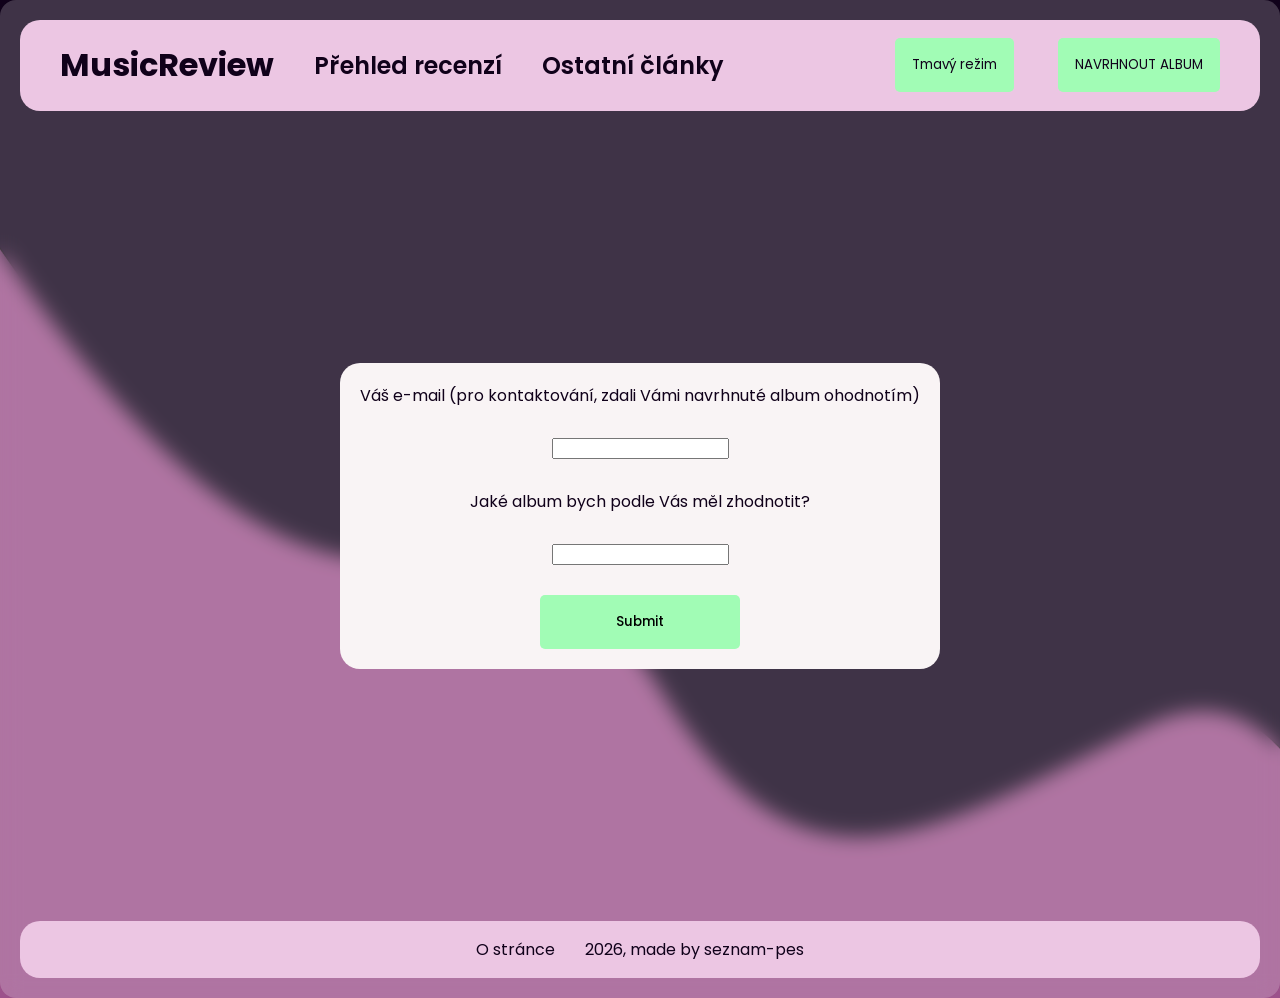
<file: html/submit.html>
<!DOCTYPE html>
<html lang="cs">

<head>
    <meta charset="UTF-8">
    <meta name="viewport" content="width=device-width, initial-scale=1.0">
    <title>MusicReview - Zaslat album</title>
    <link rel="stylesheet" href="../css/main.css">
    <script src="../js/scripts.js"></script>
</head>

<body>
    <div class="img">
        <div class="frosted">
            <header>
                <h1><a href="../index.html">MusicReview</a></h1>
                <h2><a href="recenze.html">Přehled recenzí</a></h2>
                <h2><a href="other.html">Ostatní články</a></h2>
                <div class="btncontainer">
                <button onclick="DarkMode()"><div class="darkmode"><a>Tmavý režim</a></div></button>
                <button><div class="submit"><a href="html/submit.html">NAVRHNOUT ALBUM</a></div></button>
                </div>
            </header>
            <div class="container" style="justify-content: center; align-items: center; display: flex;">
                <main style="justify-content: center; align-items: center; display: flex;">
                    <form action="https://api.web3forms.com/submit" method="POST">
                        <input type="hidden" name="access_key" value="cb9949ff-b4fb-4c6a-aa0b-3c0d5ff3577d">
                        <label for="mail">Váš e-mail (pro kontaktování, zdali Vámi navrhnuté album ohodnotím)</label><input type="email" name="mail">
                        <label for="album">Jaké album bych podle Vás měl zhodnotit?</label><input type="text" required="required" name="album">
                        <input type="submit" onclick="Submited()" style="align-items: center;">
                    </form>
                </main>
            </div>
            <footer>
                <p><a href="about.html">O stránce</a></p>
                <p>2026, made by <a href="https://github.com/seznam-pes">seznam-pes</a></p>
            </footer>
        </div>
    </div>
</body>

</html>
</file>
<file: css/main.css>
@import url('https://fonts.googleapis.com/css2?family=Poppins:ital,wght@0,100;0,200;0,300;0,400;0,500;0,600;0,700;0,800;0,900;1,100;1,200;1,300;1,400;1,500;1,600;1,700;1,800;1,900&display=swap');

html {height: 100%;}

body {
    font-family: "Poppins",sans-serif;
    color: #F9F4F5;
    margin: 0;
    min-height: 90vh;
}

.img {
    background-image: url("../img/bg.png");
    background-size: cover;
    background-repeat: no-repeat;
    inset: 0;
}

.subimg {
    background-size: 100% auto;
    background-repeat: no-repeat;
    background-size: 100%;
    background-attachment: fixed;
    inset: 0;
    padding: 20px;
}

.frosted {
    padding: 20px;
    background: rgba(255, 255, 255, 0.2);
    backdrop-filter: blur(10px);
    -webkit-backdrop-filter: blur(10px);

    border-radius: 16px;
    min-height: 90vh;
    margin: 0;
    -webkit-font-smoothing: antialiased;
    -moz-osx-font-smoothing: grayscale;
}

header {
    background-color: #ecc6e3;
    color: #10011a;
    display: flex;
    gap: 40px;
    align-items: center;
    border-radius: 20px;
}

header h1 {
    margin-left: 40px;
}

header h2 {
    font-weight: 600;
}

header button {
    border-radius: 5px;
    background-color: rgb(161, 252, 181);
    padding: 15px;
    font-family: "Poppins",sans-serif;

    border-color: transparent;
    margin-right: 40px;
}

header button.submit {
    margin-left: 100px;
}

header button.darkmode {
    margin-left: 200px;
}

.btncontainer {
    margin-left: auto;
}

header button a {
    color: #10011a;
    text-decoration: none;
    transition: transform 0.2s ease;
    display: inline-block;
}

header button a:hover {
    font-weight: 700;
    transform: scale(1.05);
}

footer {
    background-color: #ecc6e3;
    color: #10011a;
    display: flex;
    justify-content: center;
    gap: 30px;
    align-items: center;
    border-radius: 20px;
}

menu {
    background-color: #F9F4F5;
    color: #10011a;
    justify-content: center;
    gap: 30px;
    width: 250px;
    flex-shrink: 0;
    border-radius: 20px;
    padding: 15px;
    margin: 30px;
}

a {
    color: #10011a;
    text-decoration: none;
    transition: transform 0.2s ease;
    display: inline-block;
}

a:hover {
    font-weight: 700;
    transform: scale(1.05);
}

a:active {
    font-weight: bold;
}

a:visited {
    color: #10011a;
}

.container {
    display: flex;
    gap: 50px;
    margin: 50px;
    min-height: 90vh;
    margin: 0;
}

.horiz-card {
    background-color: #F9F4F5;
    color: #10011a;
    border-radius: 20px;
    display: flex;
    gap: 20px;
}

.horiz-card img {
    border-radius: 12px;
    margin: 10px;
    aspect-ratio: 1;
}

main {
    display: flex;
    flex-direction: column;
    gap: 50px;
    min-height: 90vh;
    margin: 0;
}

.no-desc {
    transition: transform 0.5s ease;
}
.no-desc:hover {
    font-weight: 400;
    transform: scale(1.05);
}

.star {
    width: 130px;
    height: 130px;
    background-size: contain;
    background-repeat: no-repeat;
    filter: drop-shadow(0 4px 6px rgba(0,0,0,0.25));
    opacity: 0;
    transform: translateX(-30px);
    animation: slideIn 0.6s ease forwards;
}

@keyframes slideIn {
  to {
    opacity: 1;
    transform: translateX(0);
  }
}

.star:nth-child(2) { animation-delay: 0.1s; }
.star:nth-child(3) { animation-delay: 0.2s; }
.star:nth-child(4) { animation-delay: 0.3s; }
.star:nth-child(5) { animation-delay: 0.4s; }

table {
    border: 1px solid #f9f4f5;
    margin: 50px;
    width: 1200px;
}

th,tr,td {
    padding: 10px;
    text-align: center;
}

.left img {
    border-radius: 50px;
    width: 500px;
    box-shadow: 15px 15px 15px rgba(255, 255, 255, 0.5);
    margin: 50px;
  }
  
  .left, .right {
    width: 50%;
    display: flex;
    justify-content: center;
    align-items: center;
  }
  
  .right {
    flex-direction: column;
  }
  
  .artist {
    font-size: 27px;
    font-style: italic;
  }
  
  .right h1 {
    margin: 0;
    font-size: 60px;
  }

  .tracklist {
    display: flex;
    align-items: center;
    flex-direction: column;
  }

  .onddcontainer {
    display: flex;
    flex-direction: row;
    gap: 0;
  }

  form {
    display: flex;
    flex-direction: column;
    gap: 30px;
    padding: 20px;
    background-color: #F9F4F5;
    border-radius: 20px;
    align-items: center;
  }

  label {
    color: #10011a;
  }

  input[type=submit] {
    padding: 30px;
    width: 200px;
    text-align: center;
    font-weight: 500;
    font-family: "Poppins",sans-serif;
    border-radius: 5px;
    background-color: rgb(161, 252, 181);
    padding: 15px;
    cursor: pointer;
    border-color: transparent;
    transition: transform 0.2s ease;
  }

  input[type=submit]:hover {
    font-weight: 700;
    transform: scale(1.05);
  }

  @media (min-width: 600px) {
  .header {grid-area: 1 / span 6;}
  .menu {grid-area: 2 / span 1;}
  .main {grid-area: 2 / span 4;}
  .footer {grid-area: 4 / span 6;}

  img {
    aspect-ratio: 1;
  }
}

@media (min-width: 768px) {
  .header {grid-area: 1 / span 6;}
  .menu {grid-area: 2 / span 1;}
  .main {grid-area: 2 / span 4;}
  .footer {grid-area: 3 / span 6;}

    img {
    aspect-ratio: 1;
  }
}
</file>
<file: css/24.css>
main {
    color: antiquewhite;
    gap: 0;
    margin-left: 30px;
    margin-right: 30px;
  }
  
  main h2 {
    font-size: 40px;
  }
</file>
<file: css/about.css>
main
{
    background-color: antiquewhite;
    color:#10011a;
    display: flex;
    padding: 30px;
    border-radius: 15px;
    margin: 20px;
    gap: 0px;
}

main.h2 {
    margin-bottom: 10px;
}

p {
    margin-bottom: 50px;
}
</file>
<file: css/barvy.css>
main {
    color: #10011a;
    gap: 0;
    margin-left: 30px;
    margin-right: 30px;
  }
  
  main h2 {
    font-size: 40px;
  }
  
  .subimg {
    background-color: #b8d1ee;
  }
</file>
<file: css/buldozer.css>
main {
    color: #10011a;
    gap: 0;
    margin-left: 30px;
    margin-right: 30px;
  }
  
  main h2 {
    font-size: 40px;
  }
  
  .subimg {
    background-color: #cacccd;
  }
</file>
<file: css/bully.css>
main {
    color: antiquewhite;
    gap: 0;
    margin-left: 30px;
    margin-right: 30px;
  }
  
  main h2 {
    font-size: 40px;
  }
  
  .subimg {
    background-color: #6d6f74; 
  }
</file>
<file: css/mbdtf.css>
main {
    color: #10011a;
    gap: 0;
    margin-left: 30px;
    margin-right: 30px;
  }
  
  main h2 {
    font-size: 40px;
  }
  
  .subimg {
    background-color: #ed2541;
  }
</file>
<file: css/mnkpd.css>
main {
    color: #10011a;
    gap: 0;
    margin-left: 30px;
    margin-right: 30px;
  }
  
  main h2 {
    font-size: 40px;
  }
  
  .subimg {
    background-color: #ebb6b0;
  }
</file>
<file: css/ondd.css>
main {
  color: antiquewhite;
  gap: 0;
  margin-left: 30px;
  margin-right: 30px;
}

main h2 {
  font-size: 40px;
}

.subimg {
  background-color: #000000;
}
</file>
<file: css/roomservice.css>
main {
    color: antiquewhite;
    gap: 0;
    margin-left: 30px;
    margin-right: 30px;
  }
  
  main h2 {
    font-size: 40px;
  }
  
  .subimg {
    background-color: #794121;
  }
</file>
